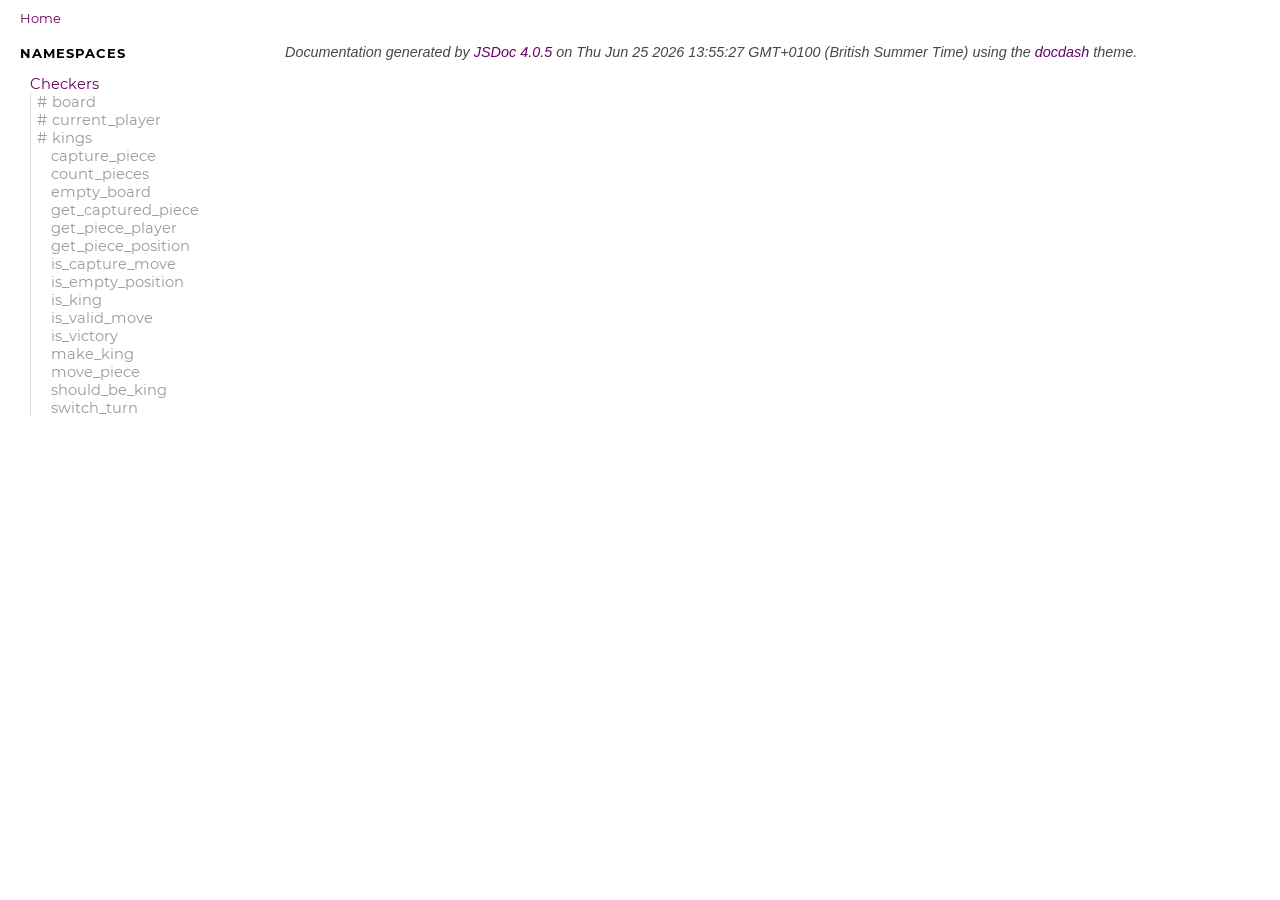
<file: docs/index.html>
<!DOCTYPE html>
<html lang="en">
<head>
    
    <meta charset="utf-8">
    <title>Home - Documentation</title>
    
    
    <script src="scripts/prettify/prettify.js"></script>
    <script src="scripts/prettify/lang-css.js"></script>
    <!--[if lt IE 9]>
      <script src="//html5shiv.googlecode.com/svn/trunk/html5.js"></script>
    <![endif]-->
    <link type="text/css" rel="stylesheet" href="styles/prettify.css">
    <link type="text/css" rel="stylesheet" href="styles/jsdoc.css">
    <script src="scripts/nav.js" defer></script>
    
    <meta name="viewport" content="width=device-width, initial-scale=1.0">
</head>
<body>

<input type="checkbox" id="nav-trigger" class="nav-trigger" />
<label for="nav-trigger" class="navicon-button x">
  <div class="navicon"></div>
</label>

<label for="nav-trigger" class="overlay"></label>

<nav >
    
    
    <h2><a href="index.html">Home</a></h2><h3>Namespaces</h3><ul><li><a href="Checkers.html">Checkers</a><ul class='members'><li data-type='member'><a href="Checkers.html#.board">board</a></li><li data-type='member'><a href="Checkers.html#.current_player">current_player</a></li><li data-type='member'><a href="Checkers.html#.kings">kings</a></li></ul><ul class='methods'><li data-type='method'><a href="Checkers.html#.capture_piece">capture_piece</a></li><li data-type='method'><a href="Checkers.html#.count_pieces">count_pieces</a></li><li data-type='method'><a href="Checkers.html#.empty_board">empty_board</a></li><li data-type='method'><a href="Checkers.html#.get_captured_piece">get_captured_piece</a></li><li data-type='method'><a href="Checkers.html#.get_piece_player">get_piece_player</a></li><li data-type='method'><a href="Checkers.html#.get_piece_position">get_piece_position</a></li><li data-type='method'><a href="Checkers.html#.is_capture_move">is_capture_move</a></li><li data-type='method'><a href="Checkers.html#.is_empty_position">is_empty_position</a></li><li data-type='method'><a href="Checkers.html#.is_king">is_king</a></li><li data-type='method'><a href="Checkers.html#.is_valid_move">is_valid_move</a></li><li data-type='method'><a href="Checkers.html#.is_victory">is_victory</a></li><li data-type='method'><a href="Checkers.html#.make_king">make_king</a></li><li data-type='method'><a href="Checkers.html#.move_piece">move_piece</a></li><li data-type='method'><a href="Checkers.html#.should_be_king">should_be_king</a></li><li data-type='method'><a href="Checkers.html#.switch_turn">switch_turn</a></li></ul></li></ul>
    
</nav>

<div id="main">
    

    



    


    <section class="package">
        <h3> </h3>		
    </section>









    








    
    
</div>

<br class="clear">

<footer>
    Documentation generated by <a href="https://github.com/jsdoc3/jsdoc">JSDoc 4.0.5</a> on Thu Jun 25 2026 13:55:27 GMT+0100 (British Summer Time) using the <a href="https://github.com/clenemt/docdash">docdash</a> theme.
</footer>

<script>prettyPrint();</script>
<script src="scripts/polyfill.js"></script>
<script src="scripts/linenumber.js"></script>



    <link type="text/css" rel="stylesheet" href="custom.css">
    
</body>
</html>
</file>
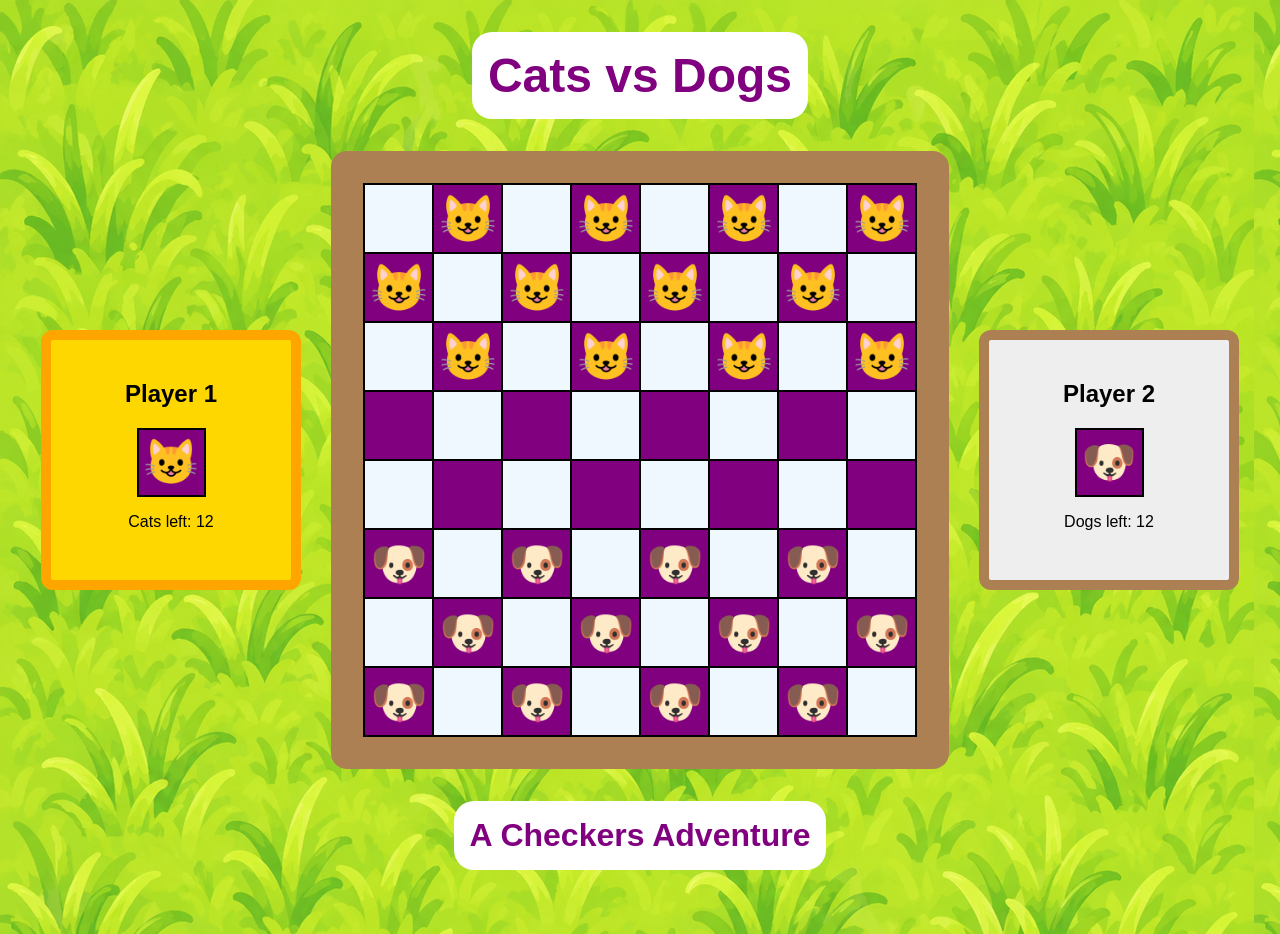
<file: web-app/index.html>
<!doctype html> <!-- This first line tells browsers to expect modern standard html 5 -->
<html lang="en-gb"> <!-- This is indicates the page is written in British English, useful for accessibility -->
<meta charset="utf-8"> <!-- This indicates how the file is encoded. utf-8 is standard -->
<link rel="stylesheet" href="default.css"> <!-- Import style sheet – default.css -->
<link rel="icon" href="./assets/favicon.png"> <!-- Import 'Favorites Icon' – favicon.png -->
<script type="module" src="main.js"></script> <!-- Load the main script. Must be type="module". Have only one of these -->
<title> 😸 vs 🐶 </title> <!-- All pages need a title, this will be displayed in the browser's title bar -->
<meta name="viewport" content="width=device-width" /> <!--page width matches screen width -->

<body>
    <header>
        <h1 class = "title">Cats vs Dogs</h1>
    </header>

    <div class = "game-layout">

        <aside id = "player1" class="player_turn active">
            <h2>Player 1</h2>
            <div class = "catpiece player_icon"></div>
            <p> Cats left: <span id = "cat_count">12</span></p>
        </aside>

        <main class = "game" id="game">
            <table class = "centre">
                <tr>
                    <td class = "emptypiece"></td>
                    <td class = "catpiece" id= "0" tabindex="0"></td>
                    <td class = "emptypiece"></td>
                    <td class = "catpiece" id= "1" tabindex="0"></td>
                    <td class = "emptypiece"></td>
                    <td class = "catpiece" id= "2" tabindex="0"></td>
                    <td class = "emptypiece"></td>
                    <td class = "catpiece" id= "3" tabindex="0"></td>
                </tr>
                <tr>
                    <td class = "catpiece" id= "4" tabindex="0"></td>
                    <td class = "emptypiece"></td>
                    <td class = "catpiece" id= "5" tabindex="0"></td>
                    <td class = "emptypiece"></td>
                    <td class = "catpiece" id= "6 "tabindex="0"></td>
                    <td class = "emptypiece"></td>
                    <td class = "catpiece" id= "7" tabindex="0"></td>
                    <td class = "emptypiece"></td>
                </tr>
                <tr>
                    <td class = "emptypiece"></td>
                    <td class = "catpiece" id= "8" tabindex="0"></td>
                    <td class = "emptypiece"></td>
                    <td class = "catpiece" id= "9" tabindex="0"></td>
                    <td class = "emptypiece"></td>
                    <td class = "catpiece" id= "10" tabindex="0"></td>
                    <td class = "emptypiece"></td>
                    <td class = "catpiece" id= "11" tabindex="0"></td>
                </tr>
                <tr>
                    <td tabindex="0"></td>
                    <td class = "emptypiece"></td>
                    <td tabindex="0"></td>
                    <td class = "emptypiece"></td>
                    <td tabindex="0"></td>
                    <td class = "emptypiece"></td>
                    <td tabindex="0"></td>
                    <td class = "emptypiece"></td>
                <tr>
                    <td class = "emptypiece"></td>
                    <td tabindex="0"></td>
                    <td class = "emptypiece"></td>
                    <td tabindex="0"></td>
                    <td class = "emptypiece"></td>
                    <td tabindex="0"></td>
                    <td class = "emptypiece"></td>
                    <td tabindex="0"></td>
                </tr>
                <tr>
                    <td class = "dogpiece" id= "12" tabindex="0"></td>
                    <td class = "emptypiece"></td>
                    <td class = "dogpiece" id= "13" tabindex="0"></td>
                    <td class = "emptypiece"></td>
                    <td class = "dogpiece" id= "14" tabindex="0"></td>
                    <td class = "emptypiece"></td>
                    <td class = "dogpiece" id= "15" tabindex="0"></td>
                    <td class = "emptypiece"></td>
                </tr>
                <tr>
                    <td class = "emptypiece"></td>
                    <td class = "dogpiece" id= "16" tabindex="0"></td>
                    <td class = "emptypiece"></td>
                    <td class = "dogpiece" id= "17" tabindex="0"></td>
                    <td class = "emptypiece"></td>
                    <td class = "dogpiece" id= "18" tabindex="0"></td>
                    <td class = "emptypiece"></td>
                    <td class = "dogpiece" id= "19" tabindex="0"></td>
                </tr>
                <tr>
                    <td class = "dogpiece" id= "20" tabindex="0"></td>
                    <td class = "emptypiece"></td>
                    <td class = "dogpiece" id= "21" tabindex="0"></td>
                    <td class = "emptypiece"></td>
                    <td class = "dogpiece" id= "22" tabindex="0"></td>
                    <td class = "emptypiece"></td>
                    <td class = "dogpiece" id= "23" tabindex="0"></td>
                    <td class = "emptypiece"></td>
                </tr>
            </table>
        </main>
        <aside id="player2" class="player_turn">
            <h2>Player 2</h2>
            <div class="dogpiece player_icon"></div>
            <p>Dogs left: <span id = "dog_count">12</span></p>
        </aside>
    </div>
    <p id ="result"></p>
    <h3 class = "heading2"> A Checkers Adventure</h3>
    
</body>
</file>
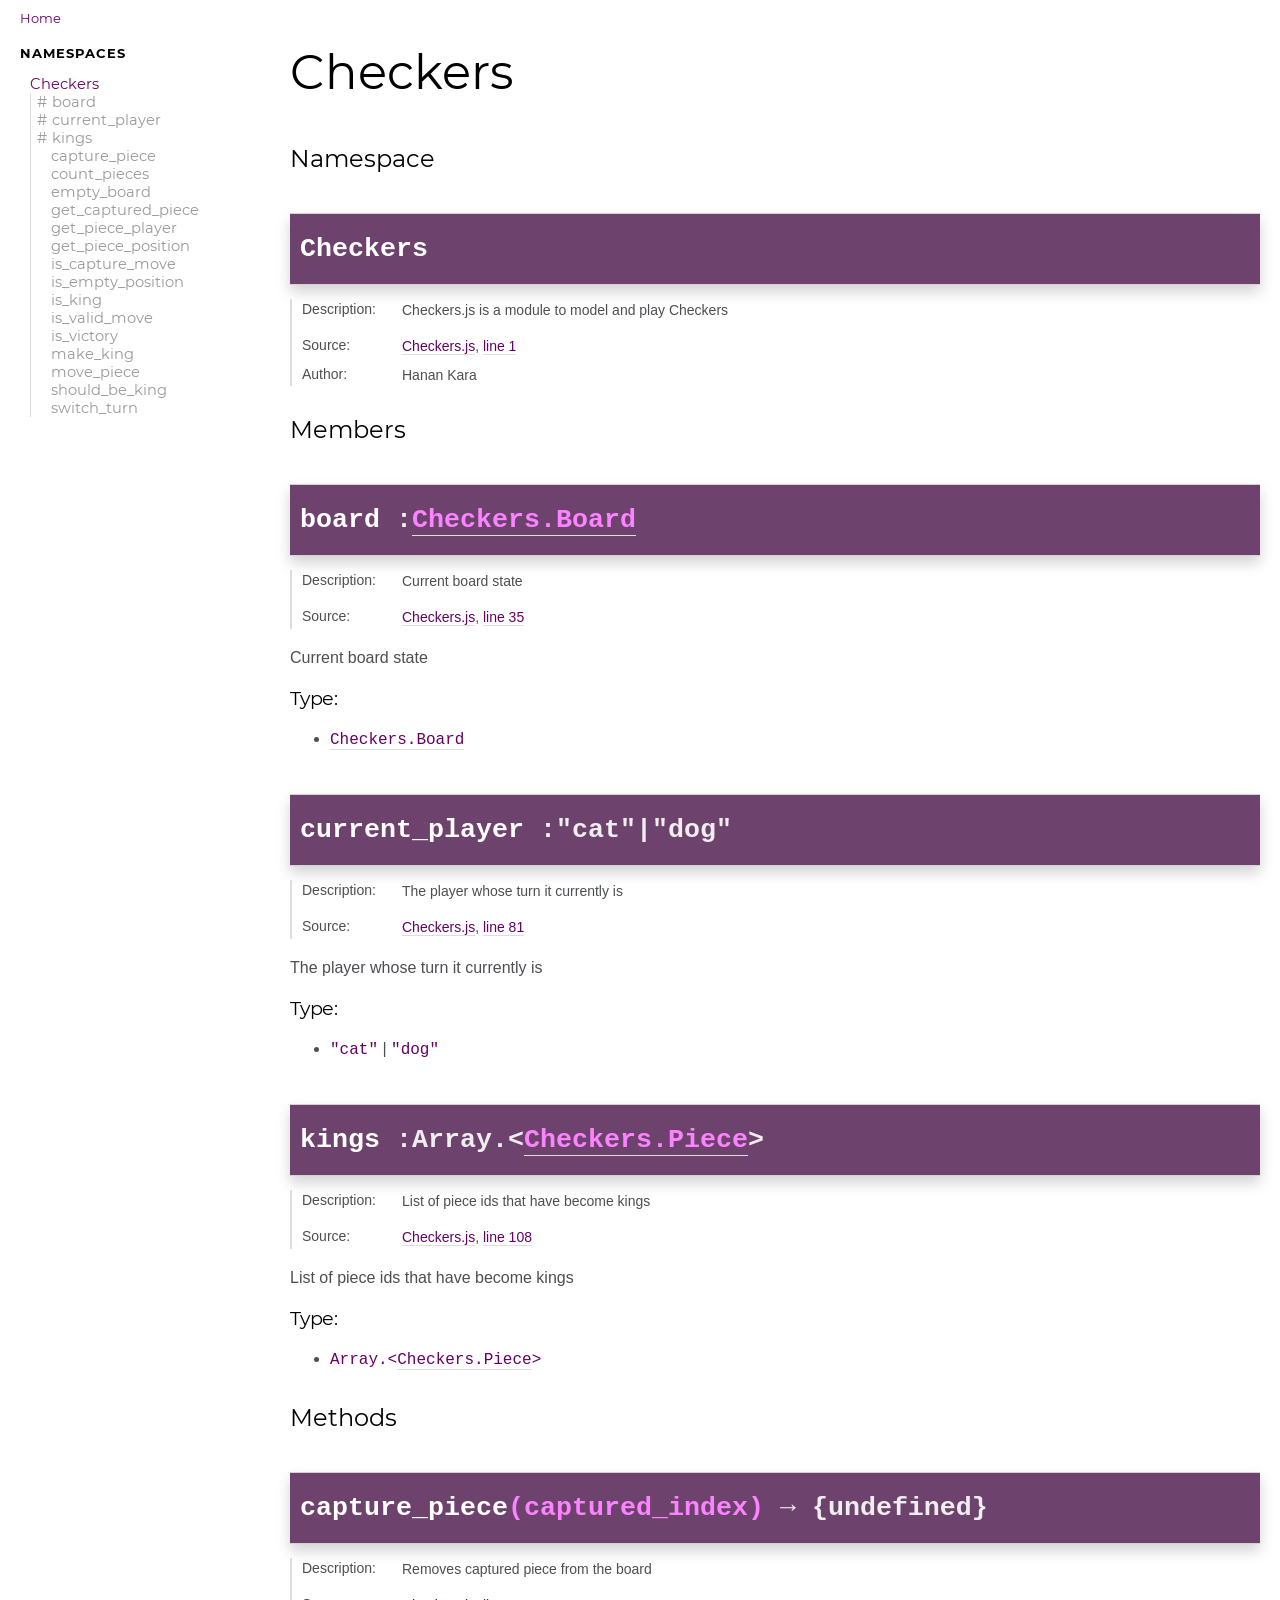
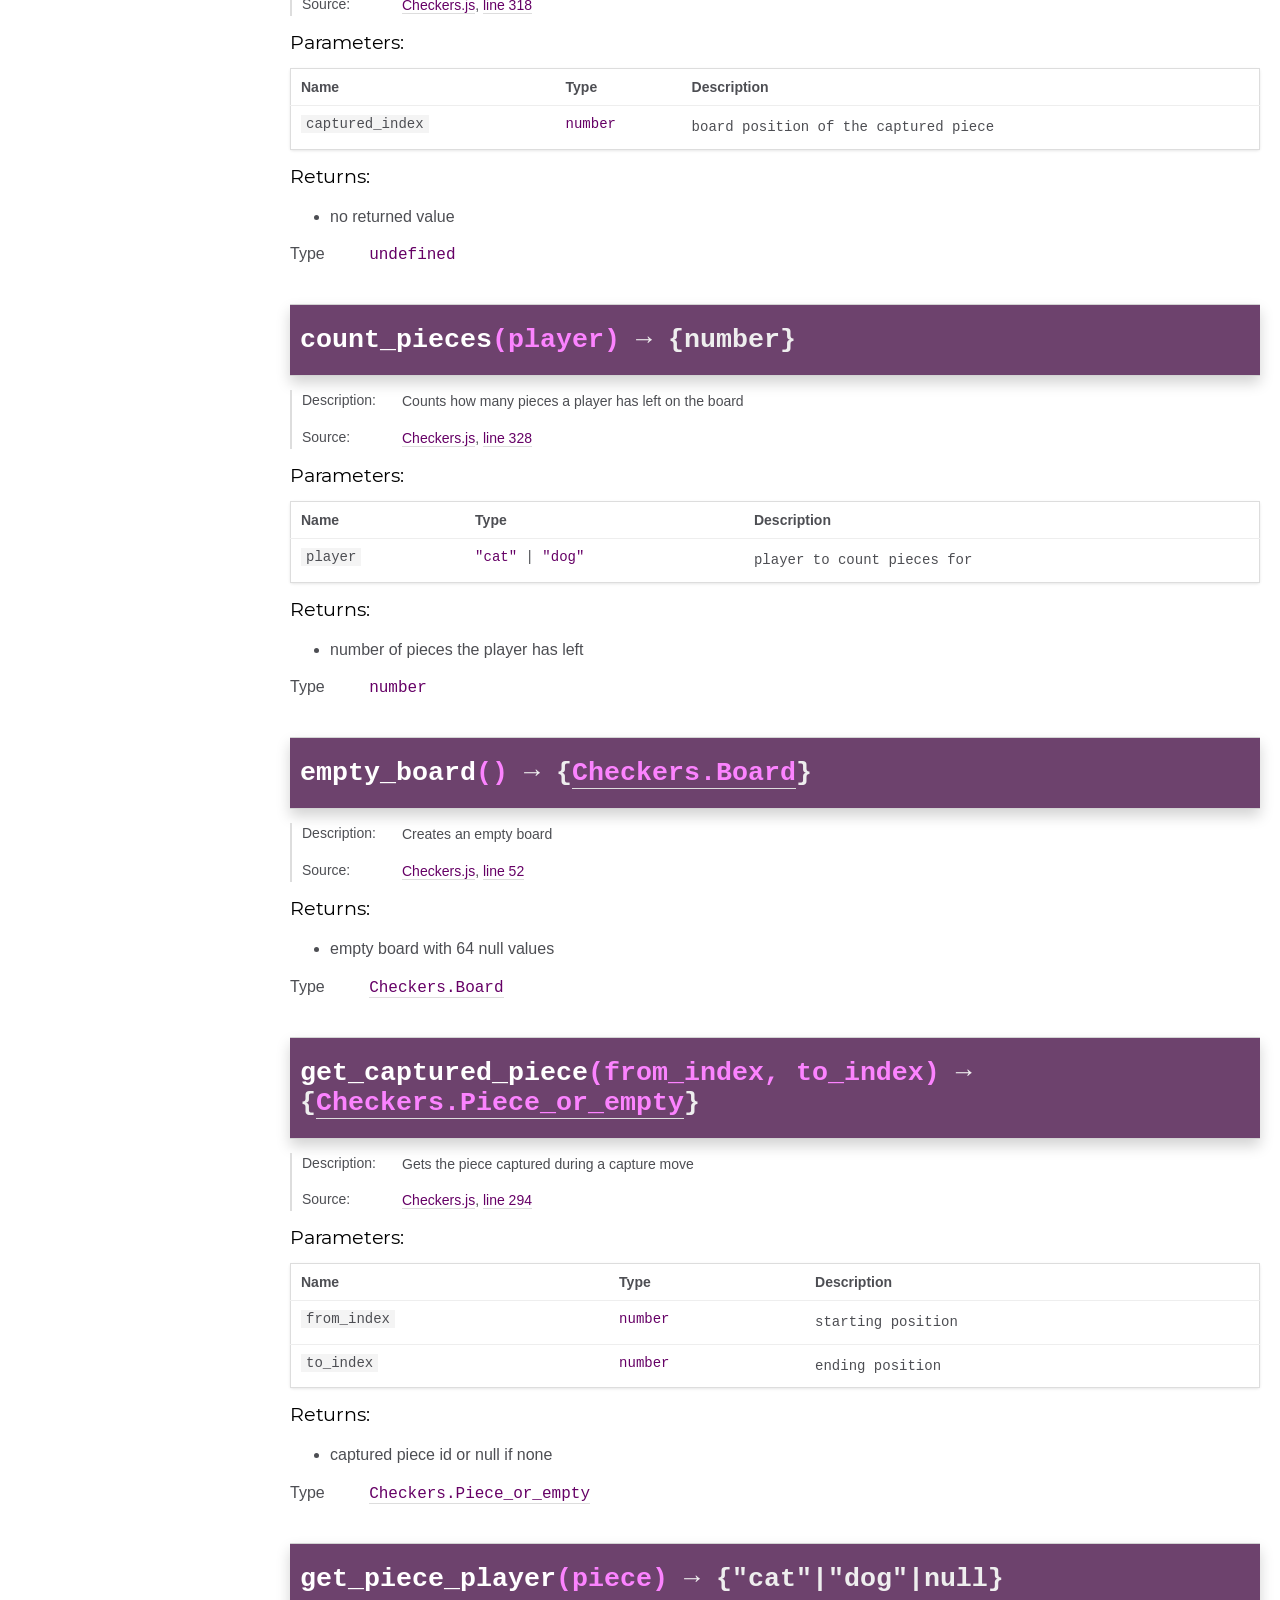
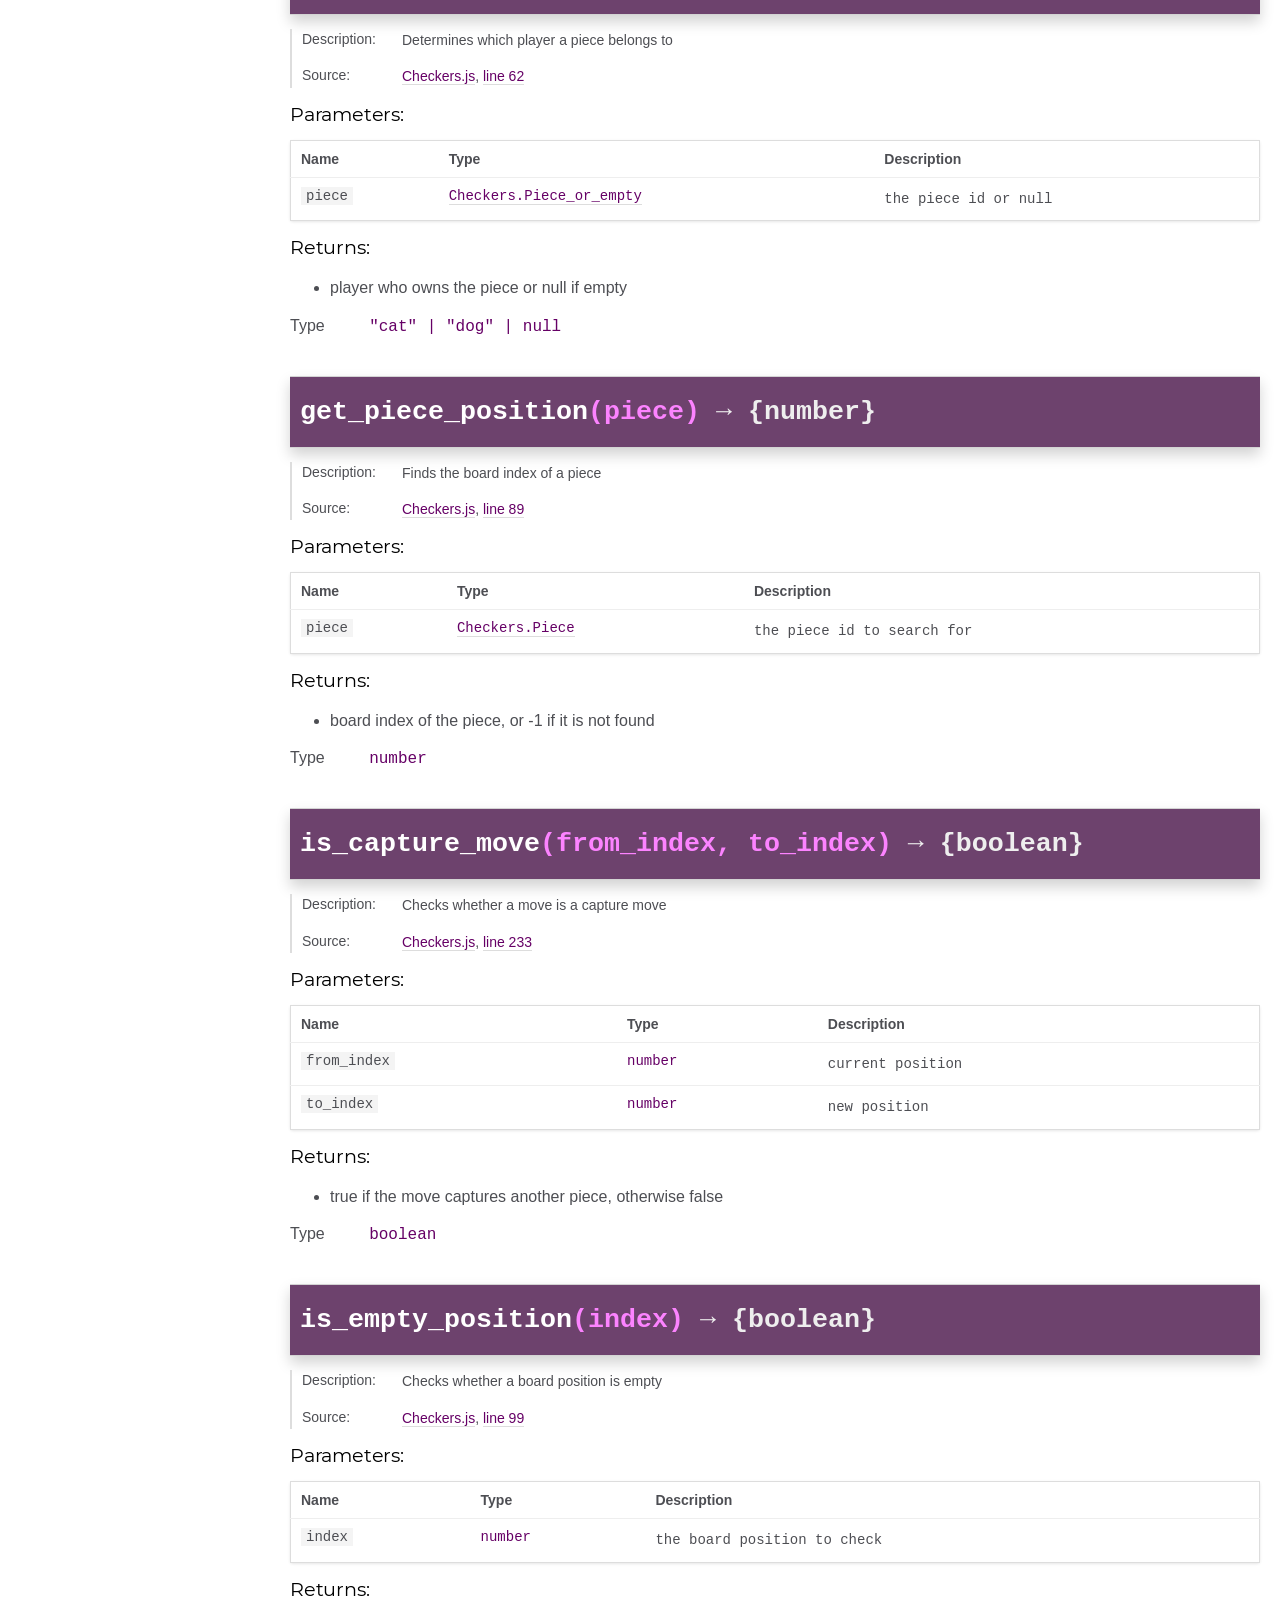
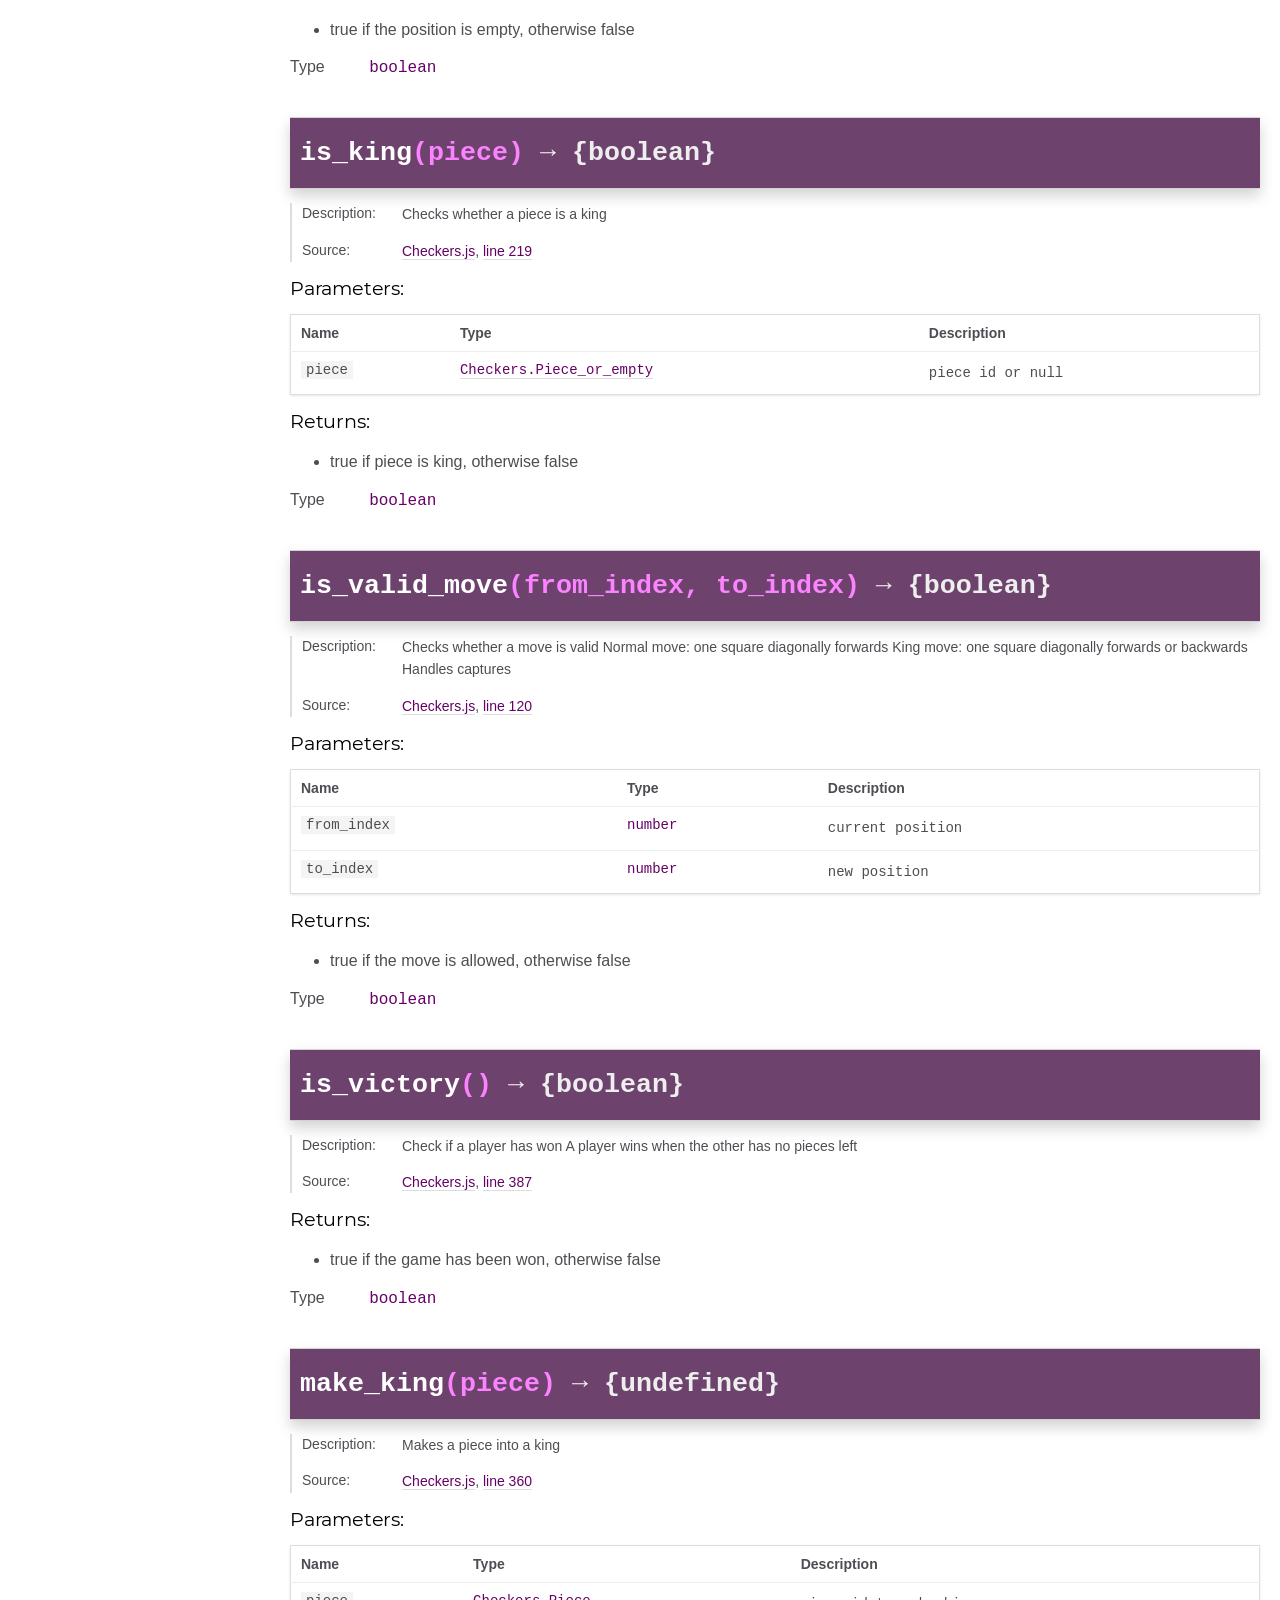
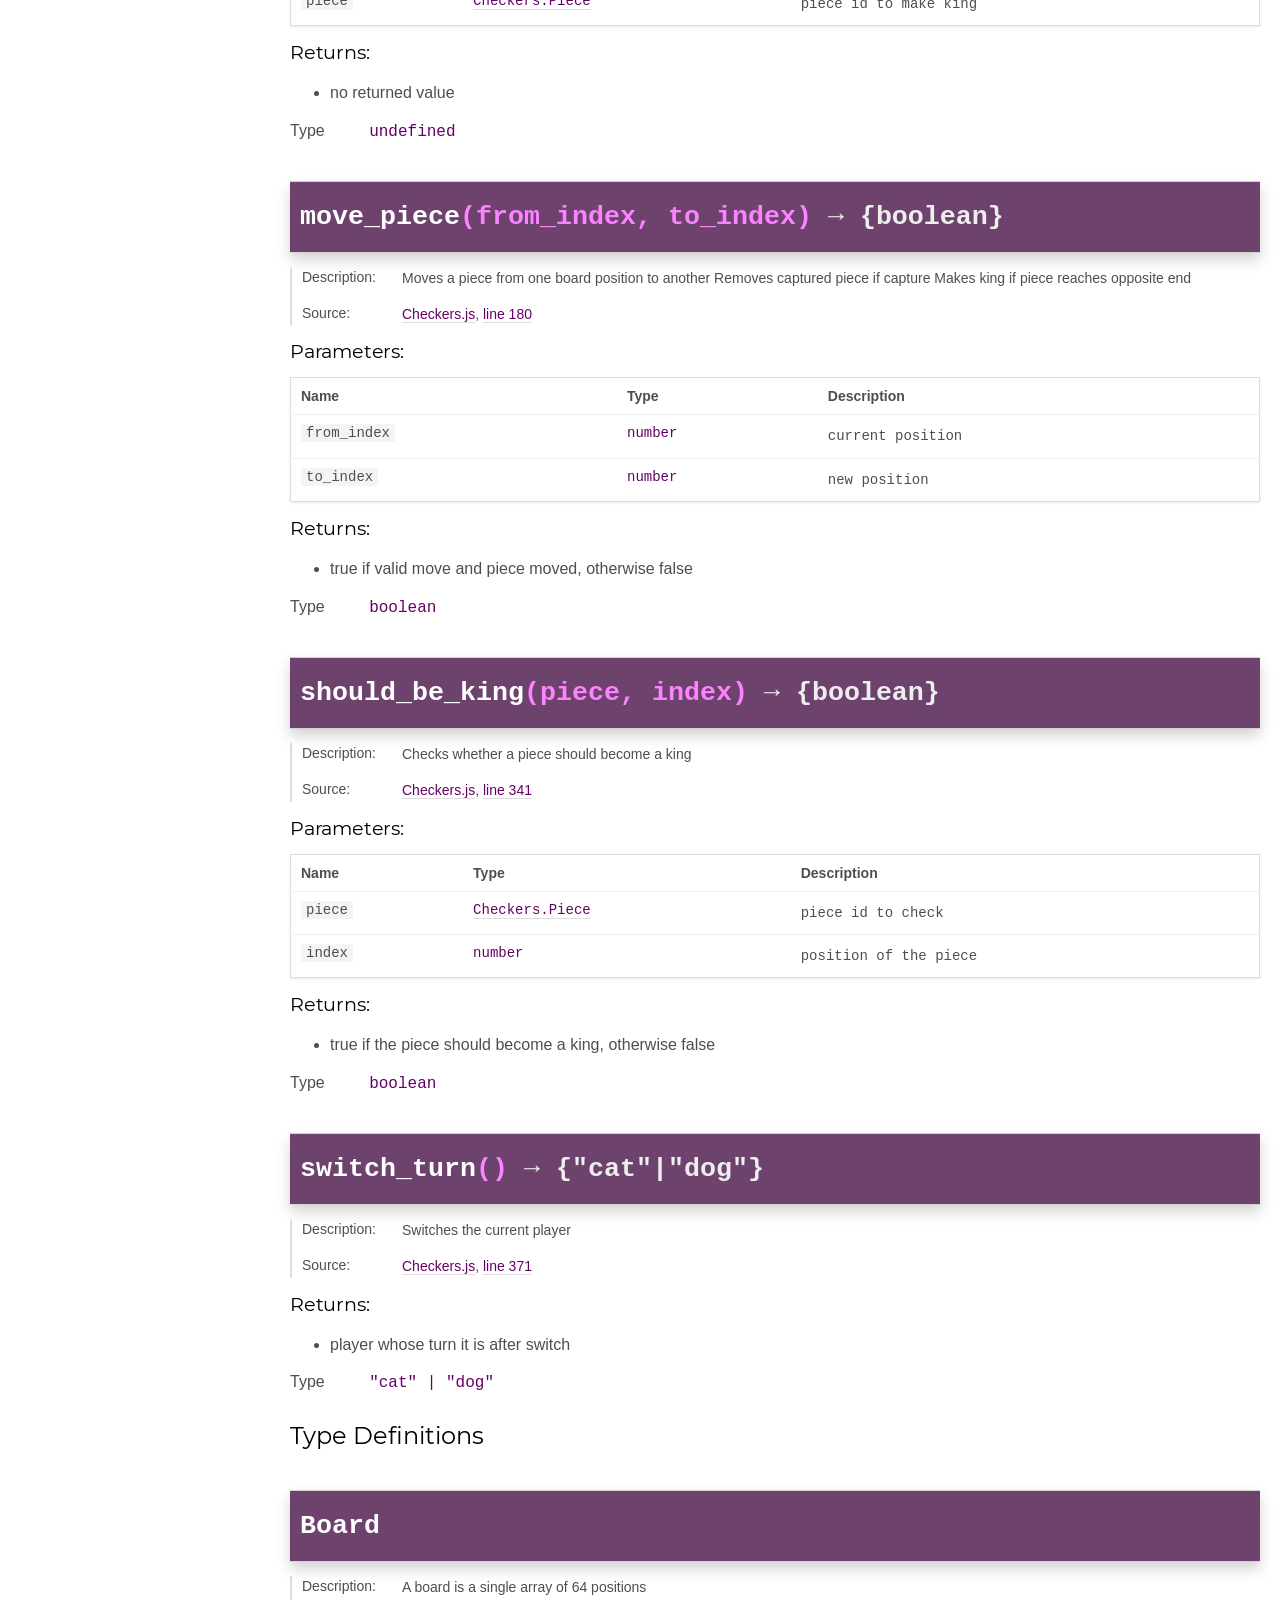
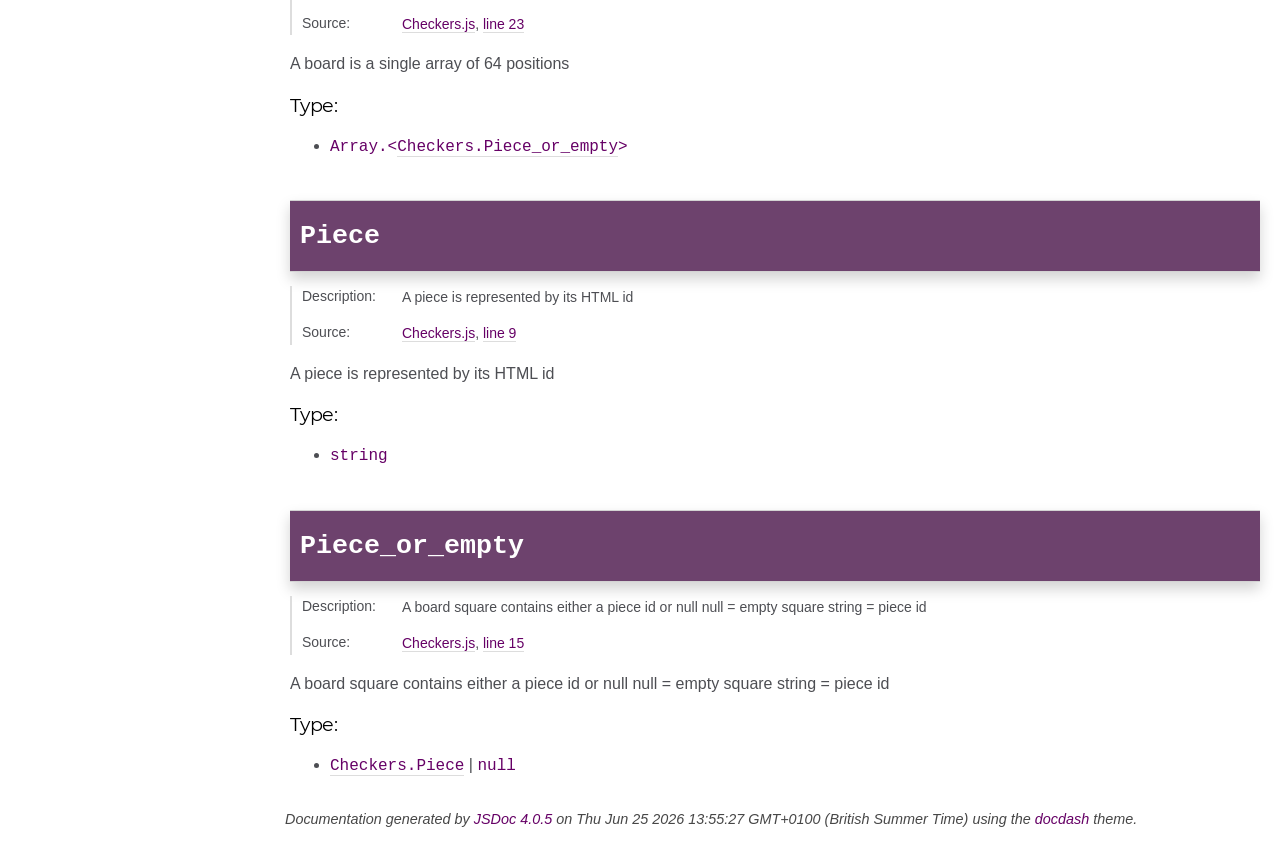
<file: docs/Checkers.html>
<!DOCTYPE html>
<html lang="en">
<head>
    
    <meta charset="utf-8">
    <title>Checkers - Documentation</title>
    
    
    <script src="scripts/prettify/prettify.js"></script>
    <script src="scripts/prettify/lang-css.js"></script>
    <!--[if lt IE 9]>
      <script src="//html5shiv.googlecode.com/svn/trunk/html5.js"></script>
    <![endif]-->
    <link type="text/css" rel="stylesheet" href="styles/prettify.css">
    <link type="text/css" rel="stylesheet" href="styles/jsdoc.css">
    <script src="scripts/nav.js" defer></script>
    
    <meta name="viewport" content="width=device-width, initial-scale=1.0">
</head>
<body>

<input type="checkbox" id="nav-trigger" class="nav-trigger" />
<label for="nav-trigger" class="navicon-button x">
  <div class="navicon"></div>
</label>

<label for="nav-trigger" class="overlay"></label>

<nav >
    
    
    <h2><a href="index.html">Home</a></h2><h3>Namespaces</h3><ul><li><a href="Checkers.html">Checkers</a><ul class='members'><li data-type='member'><a href="Checkers.html#.board">board</a></li><li data-type='member'><a href="Checkers.html#.current_player">current_player</a></li><li data-type='member'><a href="Checkers.html#.kings">kings</a></li></ul><ul class='methods'><li data-type='method'><a href="Checkers.html#.capture_piece">capture_piece</a></li><li data-type='method'><a href="Checkers.html#.count_pieces">count_pieces</a></li><li data-type='method'><a href="Checkers.html#.empty_board">empty_board</a></li><li data-type='method'><a href="Checkers.html#.get_captured_piece">get_captured_piece</a></li><li data-type='method'><a href="Checkers.html#.get_piece_player">get_piece_player</a></li><li data-type='method'><a href="Checkers.html#.get_piece_position">get_piece_position</a></li><li data-type='method'><a href="Checkers.html#.is_capture_move">is_capture_move</a></li><li data-type='method'><a href="Checkers.html#.is_empty_position">is_empty_position</a></li><li data-type='method'><a href="Checkers.html#.is_king">is_king</a></li><li data-type='method'><a href="Checkers.html#.is_valid_move">is_valid_move</a></li><li data-type='method'><a href="Checkers.html#.is_victory">is_victory</a></li><li data-type='method'><a href="Checkers.html#.make_king">make_king</a></li><li data-type='method'><a href="Checkers.html#.move_piece">move_piece</a></li><li data-type='method'><a href="Checkers.html#.should_be_king">should_be_king</a></li><li data-type='method'><a href="Checkers.html#.switch_turn">switch_turn</a></li></ul></li></ul>
    
</nav>

<div id="main">
    
    <h1 class="page-title">Checkers</h1>
    

    




<section>

<header>
    
        <h2>
        
            Namespace
        
        </h2>
        
    
</header>

<article>
    
        <div class="container-overview">
        
            


    

    <h4 class="name" id="Checkers">Checkers</h4>

    




<dl class="details">
    
    <dt class="tag-description">Description:</dt>
    <dd class="tag-description"><ul class="dummy"><li><p>Checkers.js is a module to model and play Checkers</p></li></ul></dd>
    

    
    <dt class="tag-source">Source:</dt>
    <dd class="tag-source"><ul class="dummy"><li>
        <a href="Checkers.js.html">Checkers.js</a>, <a href="Checkers.js.html#line1">line 1</a>
    </li></ul></dd>
    

    

    

    

    

    

    

    

    

    
    <dt class="tag-author">Author:</dt>
    <dd class="tag-author">
        <ul>
            <li>Hanan Kara</li>
        </ul>
    </dd>
    

    

    

    

    

    

    
</dl>






























        
        </div>
    

    

    

    
    
    

     

    

    
        <h3 class="subsection-title">Members</h3>

        
            
<h4 class="name" id=".board"><span class="type-signature type-signature-static">(static) </span>board<span class="type-signature"> :<a href="Checkers.html#.Board">Checkers.Board</a></span></h4>





<dl class="details">
    
    <dt class="tag-description">Description:</dt>
    <dd class="tag-description"><ul class="dummy"><li><p>Current board state</p></li></ul></dd>
    

    
    <dt class="tag-source">Source:</dt>
    <dd class="tag-source"><ul class="dummy"><li>
        <a href="Checkers.js.html">Checkers.js</a>, <a href="Checkers.js.html#line35">line 35</a>
    </li></ul></dd>
    

    

    

    

    

    

    

    

    

    

    

    

    

    

    

    
</dl>





<div class="description usertext">
    <p>Current board state</p>
</div>



    <h5 class="h5-types">Type:</h5>
    <ul>
        <li>
            
<span class="param-type"><a href="Checkers.html#.Board">Checkers.Board</a></span>



        </li>
    </ul>






        
            
<h4 class="name" id=".current_player"><span class="type-signature type-signature-static">(static) </span>current_player<span class="type-signature"> :"cat"|"dog"</span></h4>





<dl class="details">
    
    <dt class="tag-description">Description:</dt>
    <dd class="tag-description"><ul class="dummy"><li><p>The player whose turn it currently is</p></li></ul></dd>
    

    
    <dt class="tag-source">Source:</dt>
    <dd class="tag-source"><ul class="dummy"><li>
        <a href="Checkers.js.html">Checkers.js</a>, <a href="Checkers.js.html#line81">line 81</a>
    </li></ul></dd>
    

    

    

    

    

    

    

    

    

    

    

    

    

    

    

    
</dl>





<div class="description usertext">
    <p>The player whose turn it currently is</p>
</div>



    <h5 class="h5-types">Type:</h5>
    <ul>
        <li>
            
<span class="param-type">"cat"</span>
|

<span class="param-type">"dog"</span>



        </li>
    </ul>






        
            
<h4 class="name" id=".kings"><span class="type-signature type-signature-static">(static) </span>kings<span class="type-signature"> :Array.&lt;<a href="Checkers.html#.Piece">Checkers.Piece</a>></span></h4>





<dl class="details">
    
    <dt class="tag-description">Description:</dt>
    <dd class="tag-description"><ul class="dummy"><li><p>List of piece ids that have become kings</p></li></ul></dd>
    

    
    <dt class="tag-source">Source:</dt>
    <dd class="tag-source"><ul class="dummy"><li>
        <a href="Checkers.js.html">Checkers.js</a>, <a href="Checkers.js.html#line108">line 108</a>
    </li></ul></dd>
    

    

    

    

    

    

    

    

    

    

    

    

    

    

    

    
</dl>





<div class="description usertext">
    <p>List of piece ids that have become kings</p>
</div>



    <h5 class="h5-types">Type:</h5>
    <ul>
        <li>
            
<span class="param-type">Array.&lt;<a href="Checkers.html#.Piece">Checkers.Piece</a>></span>



        </li>
    </ul>






        
    

    
        <h3 class="subsection-title">Methods</h3>

        
            

    

    <h4 class="name" id=".capture_piece"><span class="type-signature type-signature-static">(static) </span>capture_piece<span class="signature">(captured_index)</span><span class="type-signature"> &rarr; {undefined}</span></h4>

    




<dl class="details">
    
    <dt class="tag-description">Description:</dt>
    <dd class="tag-description"><ul class="dummy"><li><p>Removes captured piece from the board</p></li></ul></dd>
    

    
    <dt class="tag-source">Source:</dt>
    <dd class="tag-source"><ul class="dummy"><li>
        <a href="Checkers.js.html">Checkers.js</a>, <a href="Checkers.js.html#line318">line 318</a>
    </li></ul></dd>
    

    

    

    

    

    

    

    

    

    

    

    

    

    

    

    
</dl>













    <h5 class="h5-parameters">Parameters:</h5>
    

<table class="params">
    <thead>
    <tr>
        
        <th>Name</th>
        

        <th>Type</th>

        

        

        <th class="last">Description</th>
    </tr>
    </thead>

    <tbody>
    

        <tr>
            
                <td class="name"><code>captured_index</code></td>
            

            <td class="type">
            
                
<span class="param-type">number</span>



            
            </td>

            

            

            <td class="description last"><p>board position of the captured piece</p></td>
        </tr>

    
    </tbody>
</table>
















<h5 class="h5-returns">Returns:</h5>

        
<div class="param-desc">
    <ul>
<li>no returned value</li>
</ul>
</div>



<dl class="param-type">
    <dt>
        Type
    </dt>
    <dd>
        
<span class="param-type">undefined</span>



    </dd>
</dl>

    



        
            

    

    <h4 class="name" id=".count_pieces"><span class="type-signature type-signature-static">(static) </span>count_pieces<span class="signature">(player)</span><span class="type-signature"> &rarr; {number}</span></h4>

    




<dl class="details">
    
    <dt class="tag-description">Description:</dt>
    <dd class="tag-description"><ul class="dummy"><li><p>Counts how many pieces a player has left on the board</p></li></ul></dd>
    

    
    <dt class="tag-source">Source:</dt>
    <dd class="tag-source"><ul class="dummy"><li>
        <a href="Checkers.js.html">Checkers.js</a>, <a href="Checkers.js.html#line328">line 328</a>
    </li></ul></dd>
    

    

    

    

    

    

    

    

    

    

    

    

    

    

    

    
</dl>













    <h5 class="h5-parameters">Parameters:</h5>
    

<table class="params">
    <thead>
    <tr>
        
        <th>Name</th>
        

        <th>Type</th>

        

        

        <th class="last">Description</th>
    </tr>
    </thead>

    <tbody>
    

        <tr>
            
                <td class="name"><code>player</code></td>
            

            <td class="type">
            
                
<span class="param-type">"cat"</span>
|

<span class="param-type">"dog"</span>



            
            </td>

            

            

            <td class="description last"><p>player to count pieces for</p></td>
        </tr>

    
    </tbody>
</table>
















<h5 class="h5-returns">Returns:</h5>

        
<div class="param-desc">
    <ul>
<li>number of pieces the player has left</li>
</ul>
</div>



<dl class="param-type">
    <dt>
        Type
    </dt>
    <dd>
        
<span class="param-type">number</span>



    </dd>
</dl>

    



        
            

    

    <h4 class="name" id=".empty_board"><span class="type-signature type-signature-static">(static) </span>empty_board<span class="signature">()</span><span class="type-signature"> &rarr; {<a href="Checkers.html#.Board">Checkers.Board</a>}</span></h4>

    




<dl class="details">
    
    <dt class="tag-description">Description:</dt>
    <dd class="tag-description"><ul class="dummy"><li><p>Creates an empty board</p></li></ul></dd>
    

    
    <dt class="tag-source">Source:</dt>
    <dd class="tag-source"><ul class="dummy"><li>
        <a href="Checkers.js.html">Checkers.js</a>, <a href="Checkers.js.html#line52">line 52</a>
    </li></ul></dd>
    

    

    

    

    

    

    

    

    

    

    

    

    

    

    

    
</dl>



























<h5 class="h5-returns">Returns:</h5>

        
<div class="param-desc">
    <ul>
<li>empty board with 64 null values</li>
</ul>
</div>



<dl class="param-type">
    <dt>
        Type
    </dt>
    <dd>
        
<span class="param-type"><a href="Checkers.html#.Board">Checkers.Board</a></span>



    </dd>
</dl>

    



        
            

    

    <h4 class="name" id=".get_captured_piece"><span class="type-signature type-signature-static">(static) </span>get_captured_piece<span class="signature">(from_index, to_index)</span><span class="type-signature"> &rarr; {<a href="Checkers.html#.Piece_or_empty">Checkers.Piece_or_empty</a>}</span></h4>

    




<dl class="details">
    
    <dt class="tag-description">Description:</dt>
    <dd class="tag-description"><ul class="dummy"><li><p>Gets the piece captured during a capture move</p></li></ul></dd>
    

    
    <dt class="tag-source">Source:</dt>
    <dd class="tag-source"><ul class="dummy"><li>
        <a href="Checkers.js.html">Checkers.js</a>, <a href="Checkers.js.html#line294">line 294</a>
    </li></ul></dd>
    

    

    

    

    

    

    

    

    

    

    

    

    

    

    

    
</dl>













    <h5 class="h5-parameters">Parameters:</h5>
    

<table class="params">
    <thead>
    <tr>
        
        <th>Name</th>
        

        <th>Type</th>

        

        

        <th class="last">Description</th>
    </tr>
    </thead>

    <tbody>
    

        <tr>
            
                <td class="name"><code>from_index</code></td>
            

            <td class="type">
            
                
<span class="param-type">number</span>



            
            </td>

            

            

            <td class="description last"><p>starting position</p></td>
        </tr>

    

        <tr>
            
                <td class="name"><code>to_index</code></td>
            

            <td class="type">
            
                
<span class="param-type">number</span>



            
            </td>

            

            

            <td class="description last"><p>ending position</p></td>
        </tr>

    
    </tbody>
</table>
















<h5 class="h5-returns">Returns:</h5>

        
<div class="param-desc">
    <ul>
<li>captured piece id or null if none</li>
</ul>
</div>



<dl class="param-type">
    <dt>
        Type
    </dt>
    <dd>
        
<span class="param-type"><a href="Checkers.html#.Piece_or_empty">Checkers.Piece_or_empty</a></span>



    </dd>
</dl>

    



        
            

    

    <h4 class="name" id=".get_piece_player"><span class="type-signature type-signature-static">(static) </span>get_piece_player<span class="signature">(piece)</span><span class="type-signature"> &rarr; {"cat"|"dog"|null}</span></h4>

    




<dl class="details">
    
    <dt class="tag-description">Description:</dt>
    <dd class="tag-description"><ul class="dummy"><li><p>Determines which player a piece belongs to</p></li></ul></dd>
    

    
    <dt class="tag-source">Source:</dt>
    <dd class="tag-source"><ul class="dummy"><li>
        <a href="Checkers.js.html">Checkers.js</a>, <a href="Checkers.js.html#line62">line 62</a>
    </li></ul></dd>
    

    

    

    

    

    

    

    

    

    

    

    

    

    

    

    
</dl>













    <h5 class="h5-parameters">Parameters:</h5>
    

<table class="params">
    <thead>
    <tr>
        
        <th>Name</th>
        

        <th>Type</th>

        

        

        <th class="last">Description</th>
    </tr>
    </thead>

    <tbody>
    

        <tr>
            
                <td class="name"><code>piece</code></td>
            

            <td class="type">
            
                
<span class="param-type"><a href="Checkers.html#.Piece_or_empty">Checkers.Piece_or_empty</a></span>



            
            </td>

            

            

            <td class="description last"><p>the piece id or null</p></td>
        </tr>

    
    </tbody>
</table>
















<h5 class="h5-returns">Returns:</h5>

        
<div class="param-desc">
    <ul>
<li>player who owns the piece or null if empty</li>
</ul>
</div>



<dl class="param-type">
    <dt>
        Type
    </dt>
    <dd>
        
<span class="param-type">"cat"</span>
|

<span class="param-type">"dog"</span>
|

<span class="param-type">null</span>



    </dd>
</dl>

    



        
            

    

    <h4 class="name" id=".get_piece_position"><span class="type-signature type-signature-static">(static) </span>get_piece_position<span class="signature">(piece)</span><span class="type-signature"> &rarr; {number}</span></h4>

    




<dl class="details">
    
    <dt class="tag-description">Description:</dt>
    <dd class="tag-description"><ul class="dummy"><li><p>Finds the board index of a piece</p></li></ul></dd>
    

    
    <dt class="tag-source">Source:</dt>
    <dd class="tag-source"><ul class="dummy"><li>
        <a href="Checkers.js.html">Checkers.js</a>, <a href="Checkers.js.html#line89">line 89</a>
    </li></ul></dd>
    

    

    

    

    

    

    

    

    

    

    

    

    

    

    

    
</dl>













    <h5 class="h5-parameters">Parameters:</h5>
    

<table class="params">
    <thead>
    <tr>
        
        <th>Name</th>
        

        <th>Type</th>

        

        

        <th class="last">Description</th>
    </tr>
    </thead>

    <tbody>
    

        <tr>
            
                <td class="name"><code>piece</code></td>
            

            <td class="type">
            
                
<span class="param-type"><a href="Checkers.html#.Piece">Checkers.Piece</a></span>



            
            </td>

            

            

            <td class="description last"><p>the piece id to search for</p></td>
        </tr>

    
    </tbody>
</table>
















<h5 class="h5-returns">Returns:</h5>

        
<div class="param-desc">
    <ul>
<li>board index of the piece, or -1 if it is not found</li>
</ul>
</div>



<dl class="param-type">
    <dt>
        Type
    </dt>
    <dd>
        
<span class="param-type">number</span>



    </dd>
</dl>

    



        
            

    

    <h4 class="name" id=".is_capture_move"><span class="type-signature type-signature-static">(static) </span>is_capture_move<span class="signature">(from_index, to_index)</span><span class="type-signature"> &rarr; {boolean}</span></h4>

    




<dl class="details">
    
    <dt class="tag-description">Description:</dt>
    <dd class="tag-description"><ul class="dummy"><li><p>Checks whether a move is a capture move</p></li></ul></dd>
    

    
    <dt class="tag-source">Source:</dt>
    <dd class="tag-source"><ul class="dummy"><li>
        <a href="Checkers.js.html">Checkers.js</a>, <a href="Checkers.js.html#line233">line 233</a>
    </li></ul></dd>
    

    

    

    

    

    

    

    

    

    

    

    

    

    

    

    
</dl>













    <h5 class="h5-parameters">Parameters:</h5>
    

<table class="params">
    <thead>
    <tr>
        
        <th>Name</th>
        

        <th>Type</th>

        

        

        <th class="last">Description</th>
    </tr>
    </thead>

    <tbody>
    

        <tr>
            
                <td class="name"><code>from_index</code></td>
            

            <td class="type">
            
                
<span class="param-type">number</span>



            
            </td>

            

            

            <td class="description last"><p>current position</p></td>
        </tr>

    

        <tr>
            
                <td class="name"><code>to_index</code></td>
            

            <td class="type">
            
                
<span class="param-type">number</span>



            
            </td>

            

            

            <td class="description last"><p>new position</p></td>
        </tr>

    
    </tbody>
</table>
















<h5 class="h5-returns">Returns:</h5>

        
<div class="param-desc">
    <ul>
<li>true if the move captures another piece, otherwise false</li>
</ul>
</div>



<dl class="param-type">
    <dt>
        Type
    </dt>
    <dd>
        
<span class="param-type">boolean</span>



    </dd>
</dl>

    



        
            

    

    <h4 class="name" id=".is_empty_position"><span class="type-signature type-signature-static">(static) </span>is_empty_position<span class="signature">(index)</span><span class="type-signature"> &rarr; {boolean}</span></h4>

    




<dl class="details">
    
    <dt class="tag-description">Description:</dt>
    <dd class="tag-description"><ul class="dummy"><li><p>Checks whether a board position is empty</p></li></ul></dd>
    

    
    <dt class="tag-source">Source:</dt>
    <dd class="tag-source"><ul class="dummy"><li>
        <a href="Checkers.js.html">Checkers.js</a>, <a href="Checkers.js.html#line99">line 99</a>
    </li></ul></dd>
    

    

    

    

    

    

    

    

    

    

    

    

    

    

    

    
</dl>













    <h5 class="h5-parameters">Parameters:</h5>
    

<table class="params">
    <thead>
    <tr>
        
        <th>Name</th>
        

        <th>Type</th>

        

        

        <th class="last">Description</th>
    </tr>
    </thead>

    <tbody>
    

        <tr>
            
                <td class="name"><code>index</code></td>
            

            <td class="type">
            
                
<span class="param-type">number</span>



            
            </td>

            

            

            <td class="description last"><p>the board position to check</p></td>
        </tr>

    
    </tbody>
</table>
















<h5 class="h5-returns">Returns:</h5>

        
<div class="param-desc">
    <ul>
<li>true if the position is empty, otherwise false</li>
</ul>
</div>



<dl class="param-type">
    <dt>
        Type
    </dt>
    <dd>
        
<span class="param-type">boolean</span>



    </dd>
</dl>

    



        
            

    

    <h4 class="name" id=".is_king"><span class="type-signature type-signature-static">(static) </span>is_king<span class="signature">(piece)</span><span class="type-signature"> &rarr; {boolean}</span></h4>

    




<dl class="details">
    
    <dt class="tag-description">Description:</dt>
    <dd class="tag-description"><ul class="dummy"><li><p>Checks whether a piece is a king</p></li></ul></dd>
    

    
    <dt class="tag-source">Source:</dt>
    <dd class="tag-source"><ul class="dummy"><li>
        <a href="Checkers.js.html">Checkers.js</a>, <a href="Checkers.js.html#line219">line 219</a>
    </li></ul></dd>
    

    

    

    

    

    

    

    

    

    

    

    

    

    

    

    
</dl>













    <h5 class="h5-parameters">Parameters:</h5>
    

<table class="params">
    <thead>
    <tr>
        
        <th>Name</th>
        

        <th>Type</th>

        

        

        <th class="last">Description</th>
    </tr>
    </thead>

    <tbody>
    

        <tr>
            
                <td class="name"><code>piece</code></td>
            

            <td class="type">
            
                
<span class="param-type"><a href="Checkers.html#.Piece_or_empty">Checkers.Piece_or_empty</a></span>



            
            </td>

            

            

            <td class="description last"><p>piece id or null</p></td>
        </tr>

    
    </tbody>
</table>
















<h5 class="h5-returns">Returns:</h5>

        
<div class="param-desc">
    <ul>
<li>true if piece is king, otherwise false</li>
</ul>
</div>



<dl class="param-type">
    <dt>
        Type
    </dt>
    <dd>
        
<span class="param-type">boolean</span>



    </dd>
</dl>

    



        
            

    

    <h4 class="name" id=".is_valid_move"><span class="type-signature type-signature-static">(static) </span>is_valid_move<span class="signature">(from_index, to_index)</span><span class="type-signature"> &rarr; {boolean}</span></h4>

    




<dl class="details">
    
    <dt class="tag-description">Description:</dt>
    <dd class="tag-description"><ul class="dummy"><li><p>Checks whether a move is valid
Normal move: one square diagonally forwards
King move: one square diagonally forwards or backwards
Handles captures</p></li></ul></dd>
    

    
    <dt class="tag-source">Source:</dt>
    <dd class="tag-source"><ul class="dummy"><li>
        <a href="Checkers.js.html">Checkers.js</a>, <a href="Checkers.js.html#line120">line 120</a>
    </li></ul></dd>
    

    

    

    

    

    

    

    

    

    

    

    

    

    

    

    
</dl>













    <h5 class="h5-parameters">Parameters:</h5>
    

<table class="params">
    <thead>
    <tr>
        
        <th>Name</th>
        

        <th>Type</th>

        

        

        <th class="last">Description</th>
    </tr>
    </thead>

    <tbody>
    

        <tr>
            
                <td class="name"><code>from_index</code></td>
            

            <td class="type">
            
                
<span class="param-type">number</span>



            
            </td>

            

            

            <td class="description last"><p>current position</p></td>
        </tr>

    

        <tr>
            
                <td class="name"><code>to_index</code></td>
            

            <td class="type">
            
                
<span class="param-type">number</span>



            
            </td>

            

            

            <td class="description last"><p>new position</p></td>
        </tr>

    
    </tbody>
</table>
















<h5 class="h5-returns">Returns:</h5>

        
<div class="param-desc">
    <ul>
<li>true if the move is allowed, otherwise false</li>
</ul>
</div>



<dl class="param-type">
    <dt>
        Type
    </dt>
    <dd>
        
<span class="param-type">boolean</span>



    </dd>
</dl>

    



        
            

    

    <h4 class="name" id=".is_victory"><span class="type-signature type-signature-static">(static) </span>is_victory<span class="signature">()</span><span class="type-signature"> &rarr; {boolean}</span></h4>

    




<dl class="details">
    
    <dt class="tag-description">Description:</dt>
    <dd class="tag-description"><ul class="dummy"><li><p>Check if a player has won
A player wins when the other has no pieces left</p></li></ul></dd>
    

    
    <dt class="tag-source">Source:</dt>
    <dd class="tag-source"><ul class="dummy"><li>
        <a href="Checkers.js.html">Checkers.js</a>, <a href="Checkers.js.html#line387">line 387</a>
    </li></ul></dd>
    

    

    

    

    

    

    

    

    

    

    

    

    

    

    

    
</dl>



























<h5 class="h5-returns">Returns:</h5>

        
<div class="param-desc">
    <ul>
<li>true if the game has been won, otherwise false</li>
</ul>
</div>



<dl class="param-type">
    <dt>
        Type
    </dt>
    <dd>
        
<span class="param-type">boolean</span>



    </dd>
</dl>

    



        
            

    

    <h4 class="name" id=".make_king"><span class="type-signature type-signature-static">(static) </span>make_king<span class="signature">(piece)</span><span class="type-signature"> &rarr; {undefined}</span></h4>

    




<dl class="details">
    
    <dt class="tag-description">Description:</dt>
    <dd class="tag-description"><ul class="dummy"><li><p>Makes a piece into a king</p></li></ul></dd>
    

    
    <dt class="tag-source">Source:</dt>
    <dd class="tag-source"><ul class="dummy"><li>
        <a href="Checkers.js.html">Checkers.js</a>, <a href="Checkers.js.html#line360">line 360</a>
    </li></ul></dd>
    

    

    

    

    

    

    

    

    

    

    

    

    

    

    

    
</dl>













    <h5 class="h5-parameters">Parameters:</h5>
    

<table class="params">
    <thead>
    <tr>
        
        <th>Name</th>
        

        <th>Type</th>

        

        

        <th class="last">Description</th>
    </tr>
    </thead>

    <tbody>
    

        <tr>
            
                <td class="name"><code>piece</code></td>
            

            <td class="type">
            
                
<span class="param-type"><a href="Checkers.html#.Piece">Checkers.Piece</a></span>



            
            </td>

            

            

            <td class="description last"><p>piece id to make king</p></td>
        </tr>

    
    </tbody>
</table>
















<h5 class="h5-returns">Returns:</h5>

        
<div class="param-desc">
    <ul>
<li>no returned value</li>
</ul>
</div>



<dl class="param-type">
    <dt>
        Type
    </dt>
    <dd>
        
<span class="param-type">undefined</span>



    </dd>
</dl>

    



        
            

    

    <h4 class="name" id=".move_piece"><span class="type-signature type-signature-static">(static) </span>move_piece<span class="signature">(from_index, to_index)</span><span class="type-signature"> &rarr; {boolean}</span></h4>

    




<dl class="details">
    
    <dt class="tag-description">Description:</dt>
    <dd class="tag-description"><ul class="dummy"><li><p>Moves a piece from one board position to another
Removes captured piece if capture
Makes king if piece reaches opposite end</p></li></ul></dd>
    

    
    <dt class="tag-source">Source:</dt>
    <dd class="tag-source"><ul class="dummy"><li>
        <a href="Checkers.js.html">Checkers.js</a>, <a href="Checkers.js.html#line180">line 180</a>
    </li></ul></dd>
    

    

    

    

    

    

    

    

    

    

    

    

    

    

    

    
</dl>













    <h5 class="h5-parameters">Parameters:</h5>
    

<table class="params">
    <thead>
    <tr>
        
        <th>Name</th>
        

        <th>Type</th>

        

        

        <th class="last">Description</th>
    </tr>
    </thead>

    <tbody>
    

        <tr>
            
                <td class="name"><code>from_index</code></td>
            

            <td class="type">
            
                
<span class="param-type">number</span>



            
            </td>

            

            

            <td class="description last"><p>current position</p></td>
        </tr>

    

        <tr>
            
                <td class="name"><code>to_index</code></td>
            

            <td class="type">
            
                
<span class="param-type">number</span>



            
            </td>

            

            

            <td class="description last"><p>new position</p></td>
        </tr>

    
    </tbody>
</table>
















<h5 class="h5-returns">Returns:</h5>

        
<div class="param-desc">
    <ul>
<li>true if valid move and piece moved, otherwise false</li>
</ul>
</div>



<dl class="param-type">
    <dt>
        Type
    </dt>
    <dd>
        
<span class="param-type">boolean</span>



    </dd>
</dl>

    



        
            

    

    <h4 class="name" id=".should_be_king"><span class="type-signature type-signature-static">(static) </span>should_be_king<span class="signature">(piece, index)</span><span class="type-signature"> &rarr; {boolean}</span></h4>

    




<dl class="details">
    
    <dt class="tag-description">Description:</dt>
    <dd class="tag-description"><ul class="dummy"><li><p>Checks whether a piece should become a king</p></li></ul></dd>
    

    
    <dt class="tag-source">Source:</dt>
    <dd class="tag-source"><ul class="dummy"><li>
        <a href="Checkers.js.html">Checkers.js</a>, <a href="Checkers.js.html#line341">line 341</a>
    </li></ul></dd>
    

    

    

    

    

    

    

    

    

    

    

    

    

    

    

    
</dl>













    <h5 class="h5-parameters">Parameters:</h5>
    

<table class="params">
    <thead>
    <tr>
        
        <th>Name</th>
        

        <th>Type</th>

        

        

        <th class="last">Description</th>
    </tr>
    </thead>

    <tbody>
    

        <tr>
            
                <td class="name"><code>piece</code></td>
            

            <td class="type">
            
                
<span class="param-type"><a href="Checkers.html#.Piece">Checkers.Piece</a></span>



            
            </td>

            

            

            <td class="description last"><p>piece id to check</p></td>
        </tr>

    

        <tr>
            
                <td class="name"><code>index</code></td>
            

            <td class="type">
            
                
<span class="param-type">number</span>



            
            </td>

            

            

            <td class="description last"><p>position of the piece</p></td>
        </tr>

    
    </tbody>
</table>
















<h5 class="h5-returns">Returns:</h5>

        
<div class="param-desc">
    <ul>
<li>true if the piece should become a king, otherwise false</li>
</ul>
</div>



<dl class="param-type">
    <dt>
        Type
    </dt>
    <dd>
        
<span class="param-type">boolean</span>



    </dd>
</dl>

    



        
            

    

    <h4 class="name" id=".switch_turn"><span class="type-signature type-signature-static">(static) </span>switch_turn<span class="signature">()</span><span class="type-signature"> &rarr; {"cat"|"dog"}</span></h4>

    




<dl class="details">
    
    <dt class="tag-description">Description:</dt>
    <dd class="tag-description"><ul class="dummy"><li><p>Switches the current player</p></li></ul></dd>
    

    
    <dt class="tag-source">Source:</dt>
    <dd class="tag-source"><ul class="dummy"><li>
        <a href="Checkers.js.html">Checkers.js</a>, <a href="Checkers.js.html#line371">line 371</a>
    </li></ul></dd>
    

    

    

    

    

    

    

    

    

    

    

    

    

    

    

    
</dl>



























<h5 class="h5-returns">Returns:</h5>

        
<div class="param-desc">
    <ul>
<li>player whose turn it is after switch</li>
</ul>
</div>



<dl class="param-type">
    <dt>
        Type
    </dt>
    <dd>
        
<span class="param-type">"cat"</span>
|

<span class="param-type">"dog"</span>



    </dd>
</dl>

    



        
    

    
        <h3 class="subsection-title">Type Definitions</h3>

        
                
<h4 class="name" id=".Board">Board</h4>





<dl class="details">
    
    <dt class="tag-description">Description:</dt>
    <dd class="tag-description"><ul class="dummy"><li><p>A board is a single array of 64 positions</p></li></ul></dd>
    

    
    <dt class="tag-source">Source:</dt>
    <dd class="tag-source"><ul class="dummy"><li>
        <a href="Checkers.js.html">Checkers.js</a>, <a href="Checkers.js.html#line23">line 23</a>
    </li></ul></dd>
    

    

    

    

    

    

    

    

    

    

    

    

    

    

    

    
</dl>





<div class="description usertext">
    <p>A board is a single array of 64 positions</p>
</div>



    <h5 class="h5-types">Type:</h5>
    <ul>
        <li>
            
<span class="param-type">Array.&lt;<a href="Checkers.html#.Piece_or_empty">Checkers.Piece_or_empty</a>></span>



        </li>
    </ul>






            
                
<h4 class="name" id=".Piece">Piece</h4>





<dl class="details">
    
    <dt class="tag-description">Description:</dt>
    <dd class="tag-description"><ul class="dummy"><li><p>A piece is represented by its HTML id</p></li></ul></dd>
    

    
    <dt class="tag-source">Source:</dt>
    <dd class="tag-source"><ul class="dummy"><li>
        <a href="Checkers.js.html">Checkers.js</a>, <a href="Checkers.js.html#line9">line 9</a>
    </li></ul></dd>
    

    

    

    

    

    

    

    

    

    

    

    

    

    

    

    
</dl>





<div class="description usertext">
    <p>A piece is represented by its HTML id</p>
</div>



    <h5 class="h5-types">Type:</h5>
    <ul>
        <li>
            
<span class="param-type">string</span>



        </li>
    </ul>






            
                
<h4 class="name" id=".Piece_or_empty">Piece_or_empty</h4>





<dl class="details">
    
    <dt class="tag-description">Description:</dt>
    <dd class="tag-description"><ul class="dummy"><li><p>A board square contains either a piece id or null
null = empty square
string = piece id</p></li></ul></dd>
    

    
    <dt class="tag-source">Source:</dt>
    <dd class="tag-source"><ul class="dummy"><li>
        <a href="Checkers.js.html">Checkers.js</a>, <a href="Checkers.js.html#line15">line 15</a>
    </li></ul></dd>
    

    

    

    

    

    

    

    

    

    

    

    

    

    

    

    
</dl>





<div class="description usertext">
    <p>A board square contains either a piece id or null
null = empty square
string = piece id</p>
</div>



    <h5 class="h5-types">Type:</h5>
    <ul>
        <li>
            
<span class="param-type"><a href="Checkers.html#.Piece">Checkers.Piece</a></span>
|

<span class="param-type">null</span>



        </li>
    </ul>






            
    

    
</article>

</section>




    
    
</div>

<br class="clear">

<footer>
    Documentation generated by <a href="https://github.com/jsdoc3/jsdoc">JSDoc 4.0.5</a> on Thu Jun 25 2026 13:55:27 GMT+0100 (British Summer Time) using the <a href="https://github.com/clenemt/docdash">docdash</a> theme.
</footer>

<script>prettyPrint();</script>
<script src="scripts/polyfill.js"></script>
<script src="scripts/linenumber.js"></script>



    <link type="text/css" rel="stylesheet" href="custom.css">
    
</body>
</html>
</file>
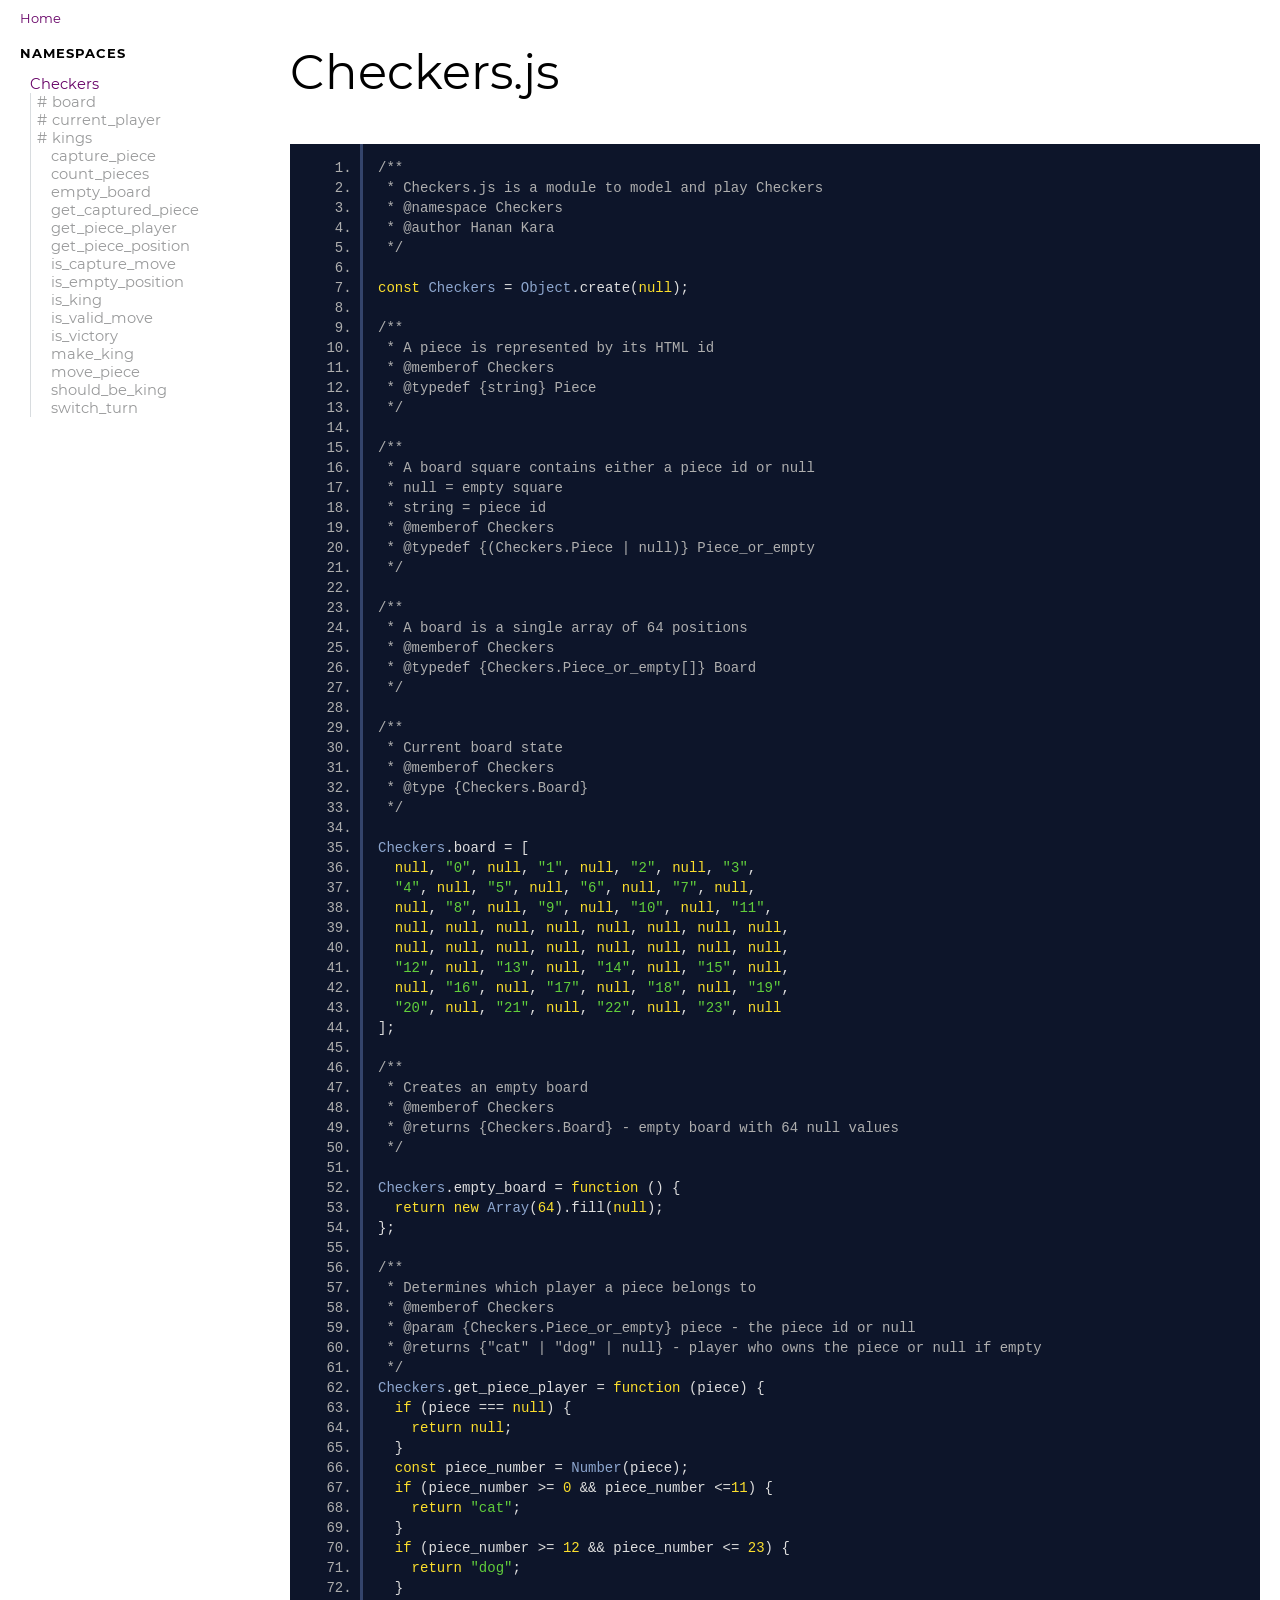
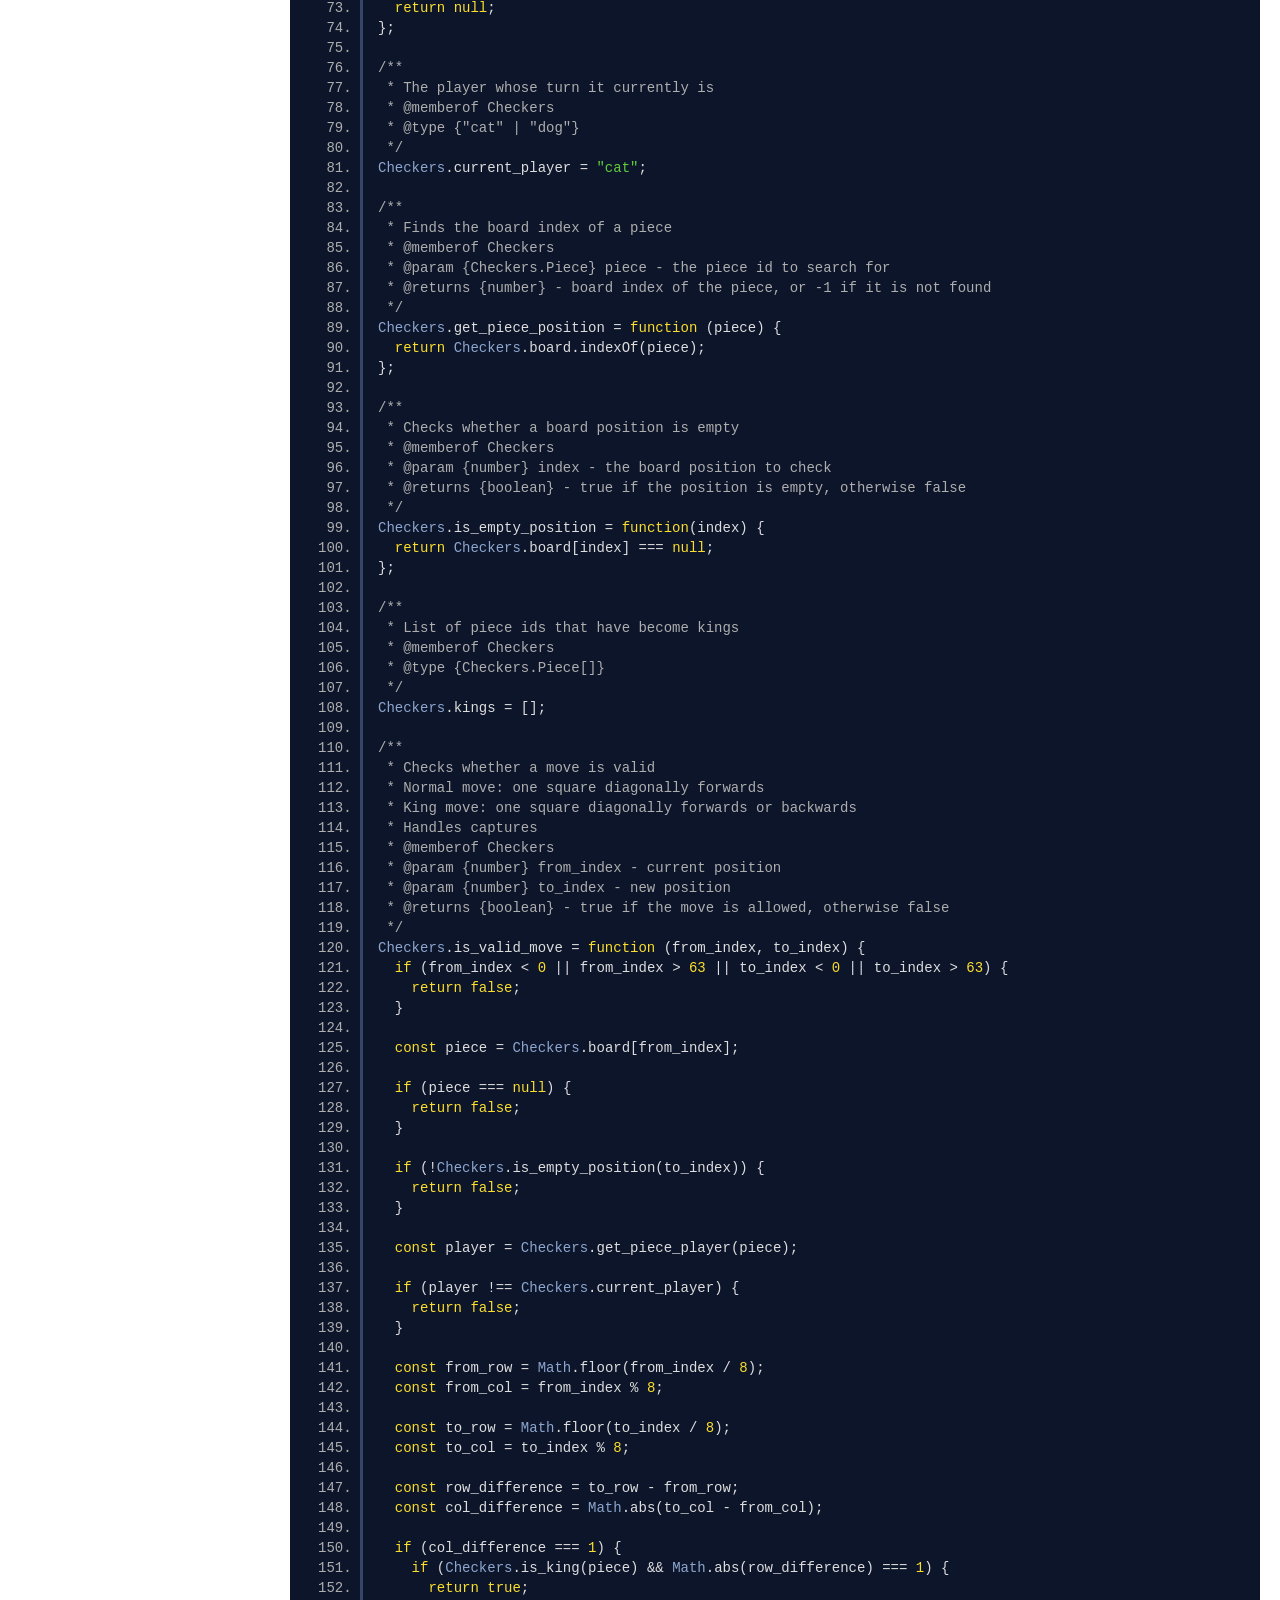
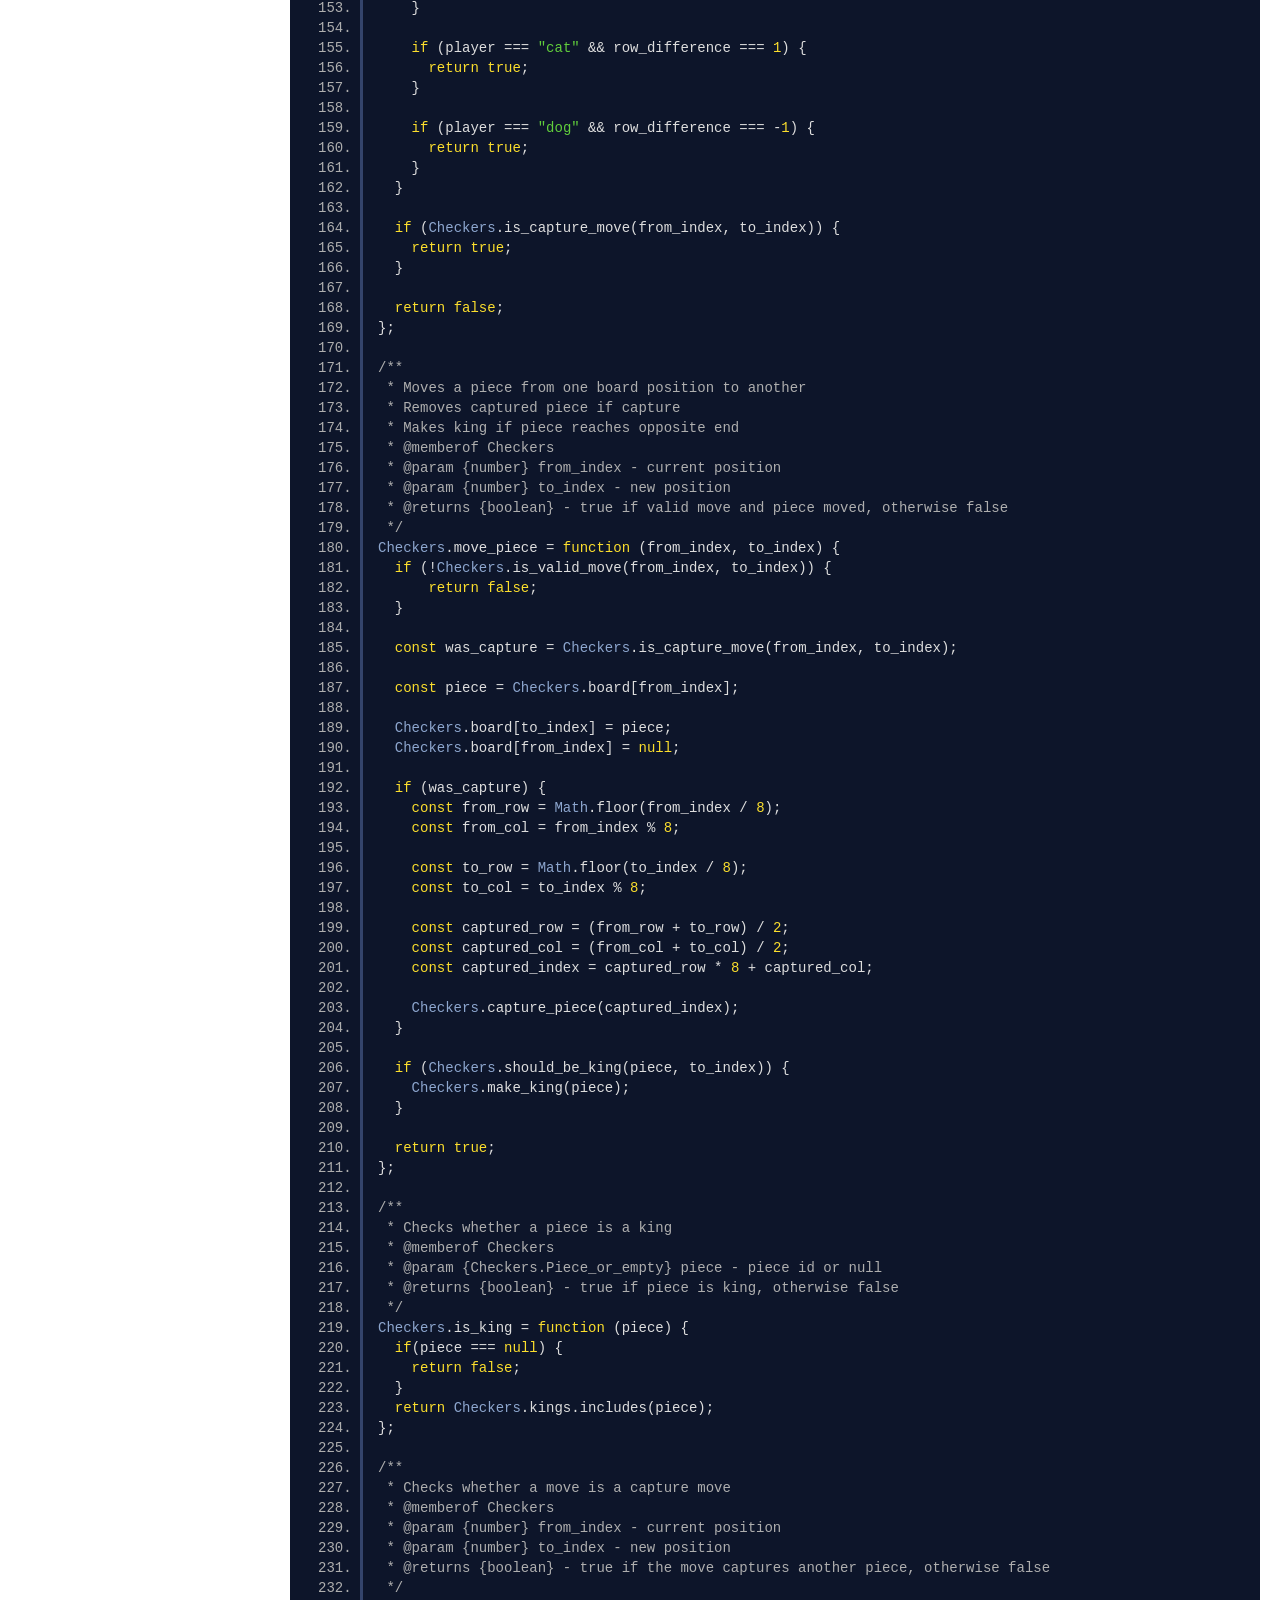
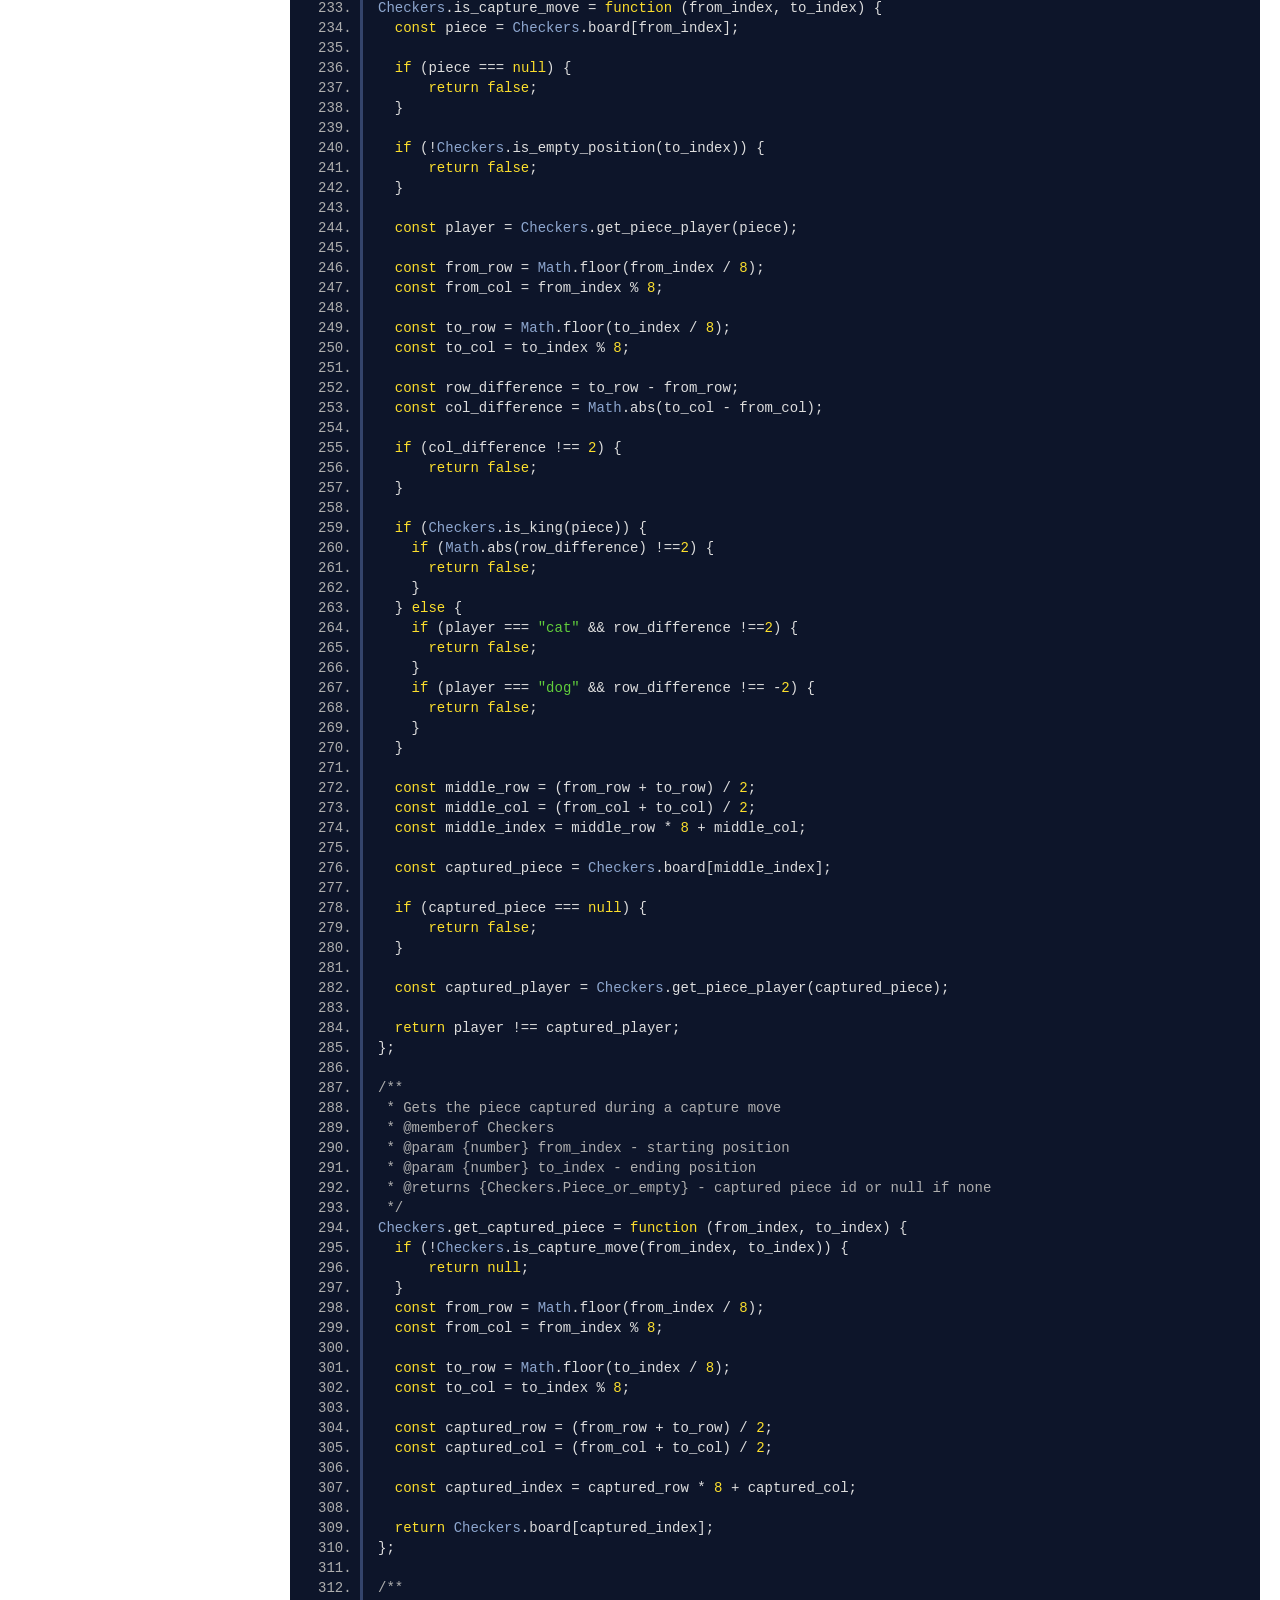
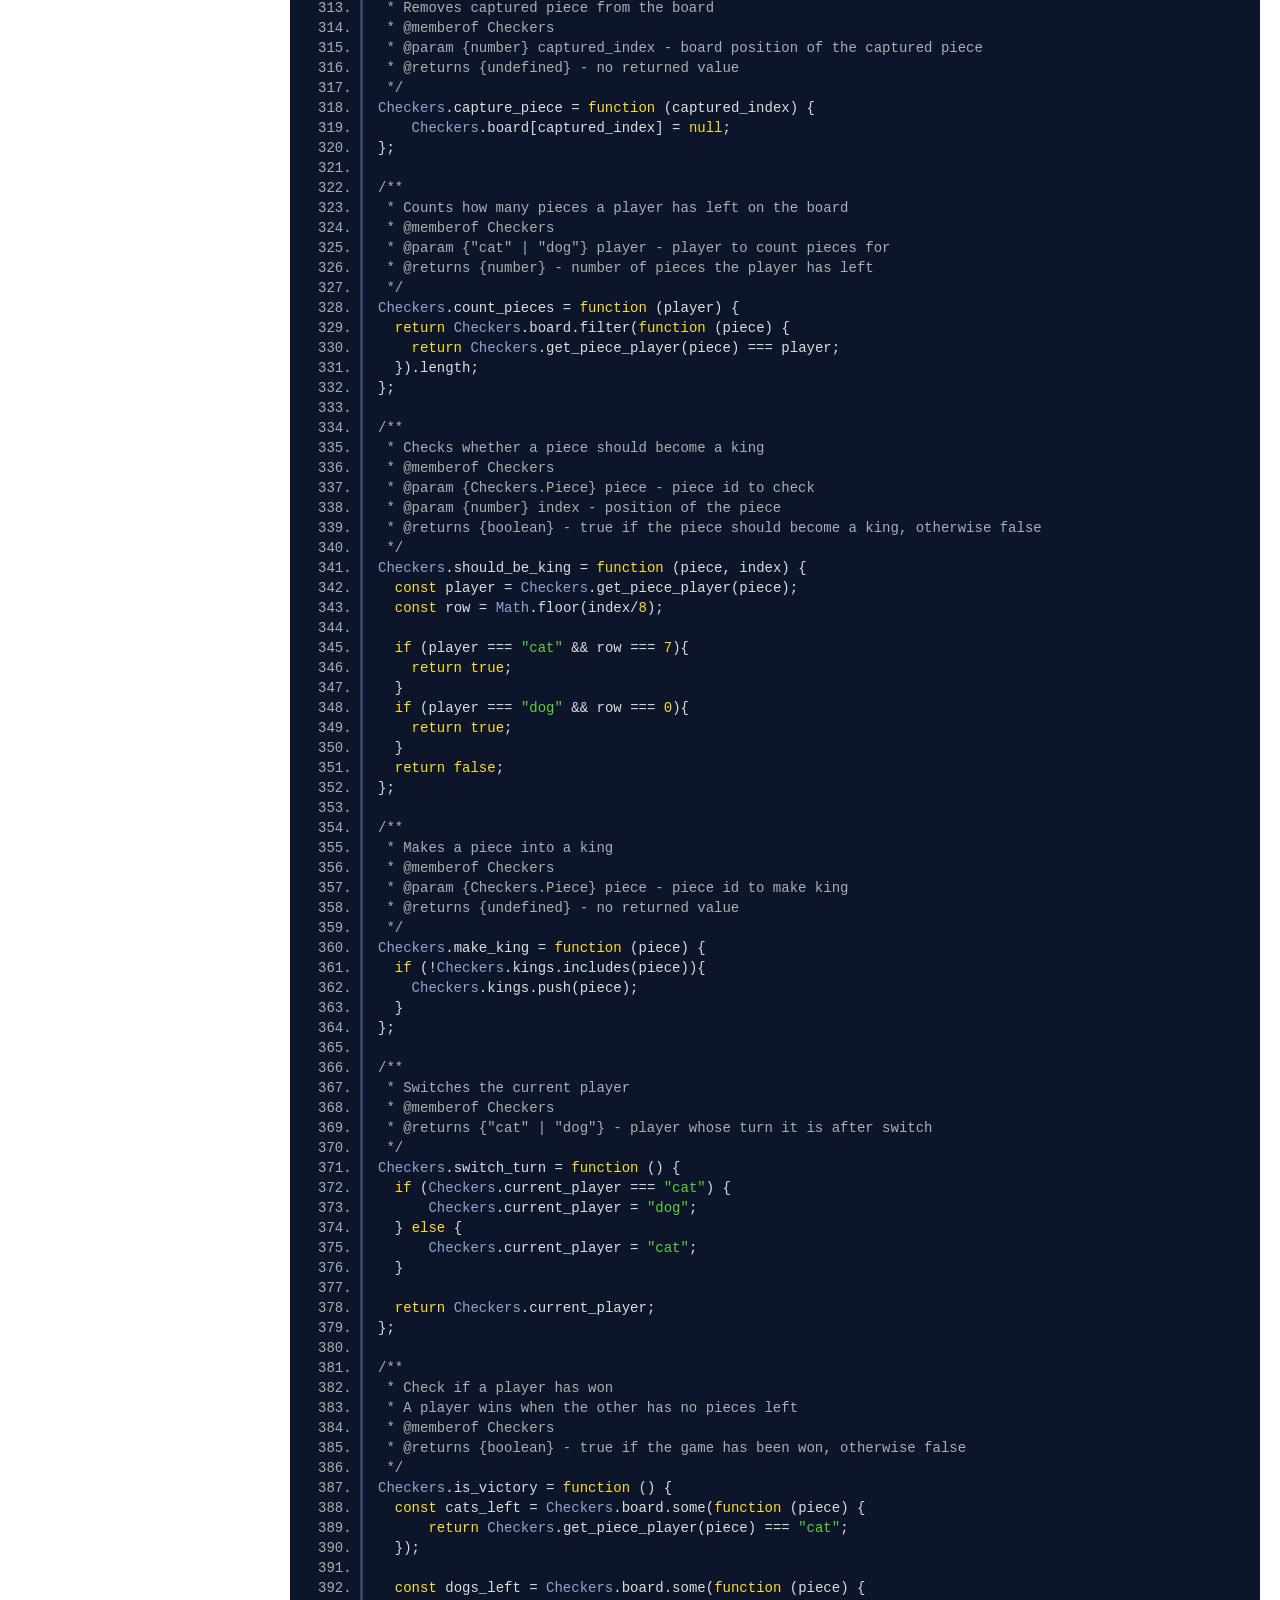
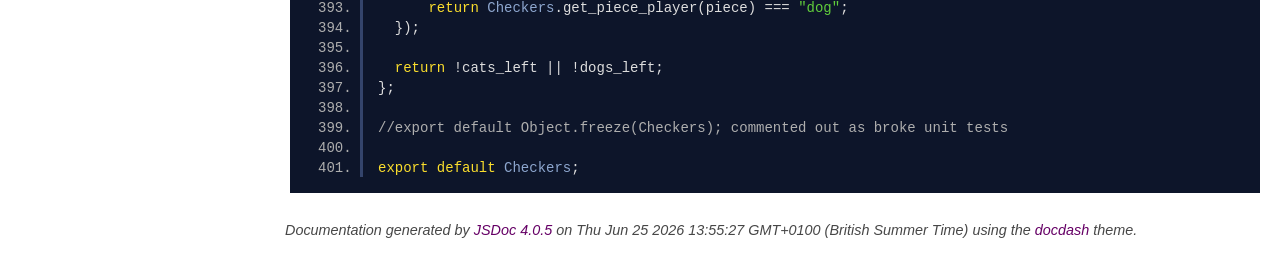
<file: docs/Checkers.js.html>
<!DOCTYPE html>
<html lang="en">
<head>
    
    <meta charset="utf-8">
    <title>Checkers.js - Documentation</title>
    
    
    <script src="scripts/prettify/prettify.js"></script>
    <script src="scripts/prettify/lang-css.js"></script>
    <!--[if lt IE 9]>
      <script src="//html5shiv.googlecode.com/svn/trunk/html5.js"></script>
    <![endif]-->
    <link type="text/css" rel="stylesheet" href="styles/prettify.css">
    <link type="text/css" rel="stylesheet" href="styles/jsdoc.css">
    <script src="scripts/nav.js" defer></script>
    
    <meta name="viewport" content="width=device-width, initial-scale=1.0">
</head>
<body>

<input type="checkbox" id="nav-trigger" class="nav-trigger" />
<label for="nav-trigger" class="navicon-button x">
  <div class="navicon"></div>
</label>

<label for="nav-trigger" class="overlay"></label>

<nav >
    
    
    <h2><a href="index.html">Home</a></h2><h3>Namespaces</h3><ul><li><a href="Checkers.html">Checkers</a><ul class='members'><li data-type='member'><a href="Checkers.html#.board">board</a></li><li data-type='member'><a href="Checkers.html#.current_player">current_player</a></li><li data-type='member'><a href="Checkers.html#.kings">kings</a></li></ul><ul class='methods'><li data-type='method'><a href="Checkers.html#.capture_piece">capture_piece</a></li><li data-type='method'><a href="Checkers.html#.count_pieces">count_pieces</a></li><li data-type='method'><a href="Checkers.html#.empty_board">empty_board</a></li><li data-type='method'><a href="Checkers.html#.get_captured_piece">get_captured_piece</a></li><li data-type='method'><a href="Checkers.html#.get_piece_player">get_piece_player</a></li><li data-type='method'><a href="Checkers.html#.get_piece_position">get_piece_position</a></li><li data-type='method'><a href="Checkers.html#.is_capture_move">is_capture_move</a></li><li data-type='method'><a href="Checkers.html#.is_empty_position">is_empty_position</a></li><li data-type='method'><a href="Checkers.html#.is_king">is_king</a></li><li data-type='method'><a href="Checkers.html#.is_valid_move">is_valid_move</a></li><li data-type='method'><a href="Checkers.html#.is_victory">is_victory</a></li><li data-type='method'><a href="Checkers.html#.make_king">make_king</a></li><li data-type='method'><a href="Checkers.html#.move_piece">move_piece</a></li><li data-type='method'><a href="Checkers.html#.should_be_king">should_be_king</a></li><li data-type='method'><a href="Checkers.html#.switch_turn">switch_turn</a></li></ul></li></ul>
    
</nav>

<div id="main">
    
    <h1 class="page-title">Checkers.js</h1>
    

    



    
    <section>
        <article>
            <pre class="prettyprint source linenums"><code>/**
 * Checkers.js is a module to model and play Checkers
 * @namespace Checkers
 * @author Hanan Kara
 */

const Checkers = Object.create(null);

/**
 * A piece is represented by its HTML id
 * @memberof Checkers
 * @typedef {string} Piece
 */

/**
 * A board square contains either a piece id or null
 * null = empty square
 * string = piece id
 * @memberof Checkers
 * @typedef {(Checkers.Piece | null)} Piece_or_empty
 */

/**
 * A board is a single array of 64 positions
 * @memberof Checkers
 * @typedef {Checkers.Piece_or_empty[]} Board
 */

/**
 * Current board state
 * @memberof Checkers
 * @type {Checkers.Board}
 */

Checkers.board = [
  null, "0", null, "1", null, "2", null, "3",
  "4", null, "5", null, "6", null, "7", null,
  null, "8", null, "9", null, "10", null, "11",
  null, null, null, null, null, null, null, null,
  null, null, null, null, null, null, null, null,
  "12", null, "13", null, "14", null, "15", null,
  null, "16", null, "17", null, "18", null, "19",
  "20", null, "21", null, "22", null, "23", null
];

/**
 * Creates an empty board
 * @memberof Checkers
 * @returns {Checkers.Board} - empty board with 64 null values
 */

Checkers.empty_board = function () {
  return new Array(64).fill(null);
};

/**
 * Determines which player a piece belongs to
 * @memberof Checkers
 * @param {Checkers.Piece_or_empty} piece - the piece id or null
 * @returns {"cat" | "dog" | null} - player who owns the piece or null if empty
 */
Checkers.get_piece_player = function (piece) {
  if (piece === null) {
    return null;
  }
  const piece_number = Number(piece);
  if (piece_number >= 0 &amp;&amp; piece_number &lt;=11) {
    return "cat";
  }
  if (piece_number >= 12 &amp;&amp; piece_number &lt;= 23) {
    return "dog";
  }
  return null;
};

/**
 * The player whose turn it currently is
 * @memberof Checkers
 * @type {"cat" | "dog"}
 */
Checkers.current_player = "cat";

/**
 * Finds the board index of a piece
 * @memberof Checkers
 * @param {Checkers.Piece} piece - the piece id to search for
 * @returns {number} - board index of the piece, or -1 if it is not found
 */
Checkers.get_piece_position = function (piece) {
  return Checkers.board.indexOf(piece);
};

/**
 * Checks whether a board position is empty
 * @memberof Checkers
 * @param {number} index - the board position to check
 * @returns {boolean} - true if the position is empty, otherwise false
 */
Checkers.is_empty_position = function(index) {
  return Checkers.board[index] === null;
};

/**
 * List of piece ids that have become kings
 * @memberof Checkers
 * @type {Checkers.Piece[]}
 */
Checkers.kings = [];

/**
 * Checks whether a move is valid
 * Normal move: one square diagonally forwards
 * King move: one square diagonally forwards or backwards
 * Handles captures
 * @memberof Checkers
 * @param {number} from_index - current position
 * @param {number} to_index - new position
 * @returns {boolean} - true if the move is allowed, otherwise false
 */
Checkers.is_valid_move = function (from_index, to_index) {
  if (from_index &lt; 0 || from_index > 63 || to_index &lt; 0 || to_index > 63) {
    return false;
  }

  const piece = Checkers.board[from_index];

  if (piece === null) {
    return false;
  }

  if (!Checkers.is_empty_position(to_index)) {
    return false;
  }

  const player = Checkers.get_piece_player(piece);

  if (player !== Checkers.current_player) {
    return false;
  }

  const from_row = Math.floor(from_index / 8);
  const from_col = from_index % 8;

  const to_row = Math.floor(to_index / 8);
  const to_col = to_index % 8;

  const row_difference = to_row - from_row;
  const col_difference = Math.abs(to_col - from_col);

  if (col_difference === 1) {
    if (Checkers.is_king(piece) &amp;&amp; Math.abs(row_difference) === 1) {
      return true;
    }

    if (player === "cat" &amp;&amp; row_difference === 1) {
      return true;
    }

    if (player === "dog" &amp;&amp; row_difference === -1) {
      return true;
    }
  }

  if (Checkers.is_capture_move(from_index, to_index)) {
    return true;
  }

  return false;
};

/**
 * Moves a piece from one board position to another
 * Removes captured piece if capture
 * Makes king if piece reaches opposite end
 * @memberof Checkers
 * @param {number} from_index - current position
 * @param {number} to_index - new position
 * @returns {boolean} - true if valid move and piece moved, otherwise false
 */
Checkers.move_piece = function (from_index, to_index) {
  if (!Checkers.is_valid_move(from_index, to_index)) {
      return false;
  }

  const was_capture = Checkers.is_capture_move(from_index, to_index);

  const piece = Checkers.board[from_index];

  Checkers.board[to_index] = piece;
  Checkers.board[from_index] = null;

  if (was_capture) {
    const from_row = Math.floor(from_index / 8);
    const from_col = from_index % 8;

    const to_row = Math.floor(to_index / 8);
    const to_col = to_index % 8;

    const captured_row = (from_row + to_row) / 2;
    const captured_col = (from_col + to_col) / 2;
    const captured_index = captured_row * 8 + captured_col;

    Checkers.capture_piece(captured_index);
  }

  if (Checkers.should_be_king(piece, to_index)) {
    Checkers.make_king(piece);
  }

  return true;
};

/**
 * Checks whether a piece is a king
 * @memberof Checkers
 * @param {Checkers.Piece_or_empty} piece - piece id or null
 * @returns {boolean} - true if piece is king, otherwise false
 */
Checkers.is_king = function (piece) {
  if(piece === null) {
    return false;
  }
  return Checkers.kings.includes(piece);
};

/**
 * Checks whether a move is a capture move
 * @memberof Checkers
 * @param {number} from_index - current position
 * @param {number} to_index - new position
 * @returns {boolean} - true if the move captures another piece, otherwise false
 */
Checkers.is_capture_move = function (from_index, to_index) {
  const piece = Checkers.board[from_index];

  if (piece === null) {
      return false;
  }

  if (!Checkers.is_empty_position(to_index)) {
      return false;
  }

  const player = Checkers.get_piece_player(piece);

  const from_row = Math.floor(from_index / 8);
  const from_col = from_index % 8;

  const to_row = Math.floor(to_index / 8);
  const to_col = to_index % 8;

  const row_difference = to_row - from_row;
  const col_difference = Math.abs(to_col - from_col);

  if (col_difference !== 2) {
      return false;
  }

  if (Checkers.is_king(piece)) {
    if (Math.abs(row_difference) !==2) {
      return false;
    }
  } else {
    if (player === "cat" &amp;&amp; row_difference !==2) {
      return false;
    }
    if (player === "dog" &amp;&amp; row_difference !== -2) {
      return false;
    }
  }

  const middle_row = (from_row + to_row) / 2;
  const middle_col = (from_col + to_col) / 2;
  const middle_index = middle_row * 8 + middle_col;

  const captured_piece = Checkers.board[middle_index];

  if (captured_piece === null) {
      return false;
  }

  const captured_player = Checkers.get_piece_player(captured_piece);

  return player !== captured_player;
};

/**
 * Gets the piece captured during a capture move
 * @memberof Checkers
 * @param {number} from_index - starting position
 * @param {number} to_index - ending position
 * @returns {Checkers.Piece_or_empty} - captured piece id or null if none
 */
Checkers.get_captured_piece = function (from_index, to_index) {
  if (!Checkers.is_capture_move(from_index, to_index)) {
      return null;
  }
  const from_row = Math.floor(from_index / 8);
  const from_col = from_index % 8;

  const to_row = Math.floor(to_index / 8);
  const to_col = to_index % 8;

  const captured_row = (from_row + to_row) / 2;
  const captured_col = (from_col + to_col) / 2;

  const captured_index = captured_row * 8 + captured_col;

  return Checkers.board[captured_index];
};

/**
 * Removes captured piece from the board
 * @memberof Checkers
 * @param {number} captured_index - board position of the captured piece
 * @returns {undefined} - no returned value
 */
Checkers.capture_piece = function (captured_index) {
    Checkers.board[captured_index] = null;
};

/**
 * Counts how many pieces a player has left on the board
 * @memberof Checkers
 * @param {"cat" | "dog"} player - player to count pieces for
 * @returns {number} - number of pieces the player has left
 */
Checkers.count_pieces = function (player) {
  return Checkers.board.filter(function (piece) {
    return Checkers.get_piece_player(piece) === player;
  }).length;
};

/**
 * Checks whether a piece should become a king
 * @memberof Checkers
 * @param {Checkers.Piece} piece - piece id to check
 * @param {number} index - position of the piece
 * @returns {boolean} - true if the piece should become a king, otherwise false
 */
Checkers.should_be_king = function (piece, index) {
  const player = Checkers.get_piece_player(piece);
  const row = Math.floor(index/8);

  if (player === "cat" &amp;&amp; row === 7){
    return true;
  }
  if (player === "dog" &amp;&amp; row === 0){
    return true;
  }
  return false;
};

/**
 * Makes a piece into a king
 * @memberof Checkers
 * @param {Checkers.Piece} piece - piece id to make king
 * @returns {undefined} - no returned value
 */
Checkers.make_king = function (piece) {
  if (!Checkers.kings.includes(piece)){
    Checkers.kings.push(piece);
  }
};

/**
 * Switches the current player
 * @memberof Checkers
 * @returns {"cat" | "dog"} - player whose turn it is after switch
 */
Checkers.switch_turn = function () {
  if (Checkers.current_player === "cat") {
      Checkers.current_player = "dog";
  } else {
      Checkers.current_player = "cat";
  }

  return Checkers.current_player;
};

/**
 * Check if a player has won
 * A player wins when the other has no pieces left
 * @memberof Checkers
 * @returns {boolean} - true if the game has been won, otherwise false
 */
Checkers.is_victory = function () {
  const cats_left = Checkers.board.some(function (piece) {
      return Checkers.get_piece_player(piece) === "cat";
  });

  const dogs_left = Checkers.board.some(function (piece) {
      return Checkers.get_piece_player(piece) === "dog";
  });

  return !cats_left || !dogs_left;
};

//export default Object.freeze(Checkers); commented out as broke unit tests

export default Checkers;</code></pre>
        </article>
    </section>




    
    
</div>

<br class="clear">

<footer>
    Documentation generated by <a href="https://github.com/jsdoc3/jsdoc">JSDoc 4.0.5</a> on Thu Jun 25 2026 13:55:27 GMT+0100 (British Summer Time) using the <a href="https://github.com/clenemt/docdash">docdash</a> theme.
</footer>

<script>prettyPrint();</script>
<script src="scripts/polyfill.js"></script>
<script src="scripts/linenumber.js"></script>



    <link type="text/css" rel="stylesheet" href="custom.css">
    
</body>
</html>
</file>
<file: docs/styles/prettify.css>
.pln {
  color: #ddd;
}

/* string content */
.str {
  color: #61ce3c;
}

/* a keyword */
.kwd {
  color: #fbde2d;
}

/* a comment */
.com {
  color: #aeaeae;
}

/* a type name */
.typ {
  color: #8da6ce;
}

/* a literal value */
.lit {
  color: #fbde2d;
}

/* punctuation */
.pun {
  color: #ddd;
}

/* lisp open bracket */
.opn {
  color: #000000;
}

/* lisp close bracket */
.clo {
  color: #000000;
}

/* a markup tag name */
.tag {
  color: #8da6ce;
}

/* a markup attribute name */
.atn {
  color: #fbde2d;
}

/* a markup attribute value */
.atv {
  color: #ddd;
}

/* a declaration */
.dec {
  color: #EF5050;
}

/* a variable name */
.var {
  color: #c82829;
}

/* a function name */
.fun {
  color: #4271ae;
}

/* Specify class=linenums on a pre to get line numbering */
ol.linenums {
  margin-top: 0;
  margin-bottom: 0;
  padding-bottom: 2px;
}
</file>
<file: docs/styles/jsdoc.css>
* {
  box-sizing: border-box
}

html, body {
  height: 100%;
  width: 100%;
}

body {
  color: #4d4e53;
  background-color: white;
  margin: 0 auto;
  padding: 0 20px;
  font-family: 'Helvetica Neue', Helvetica, sans-serif;
  font-size: 16px;
}

img {
  max-width: 100%;
}

a,
a:active {
  color: #606;
  text-decoration: none;
}

a:hover {
  text-decoration: none;
}

article a {
  border-bottom: 1px solid #ddd;
}

article a:hover, article a:active {
  border-bottom-color: #222;
}

article .description a {
    word-break: break-word;
}

p, ul, ol, blockquote {
  margin-bottom: 1em;
  line-height: 160%;
}

h1, h2, h3, h4, h5, h6 {
  font-family: 'Montserrat', sans-serif;
}

h1, h2, h3, h4, h5, h6 {
  color: #000;
  font-weight: 400;
  margin: 0;
}

h1 {
  font-weight: 300;
  font-size: 48px;
  margin: 1em 0 .5em;
}

h1.page-title {
  font-size: 48px;
  margin: 1em 30px;
  line-height: 100%;
  word-wrap: break-word;
}

h2 {
  font-size: 24px;
  margin: 1.5em 0 .3em;
}

h3 {
  font-size: 24px;
  margin: 1.2em 0 .3em;
}

h4 {
  font-size: 18px;
  margin: 1em 0 .2em;
  color: #4d4e53;
}

h4.name {
  color: #fff;
  background: #6d426d;
  box-shadow: 0 .25em .5em #d3d3d3;
  border-top: 1px solid #d3d3d3;
  border-bottom: 1px solid #d3d3d3;
  margin: 1.5em 0 0.5em;
  padding: .75em 0 .75em 10px;
}

h4.name a {
  color: #fc83ff;
}

h4.name a:hover {
  border-bottom-color: #fc83ff;
}

h5, .container-overview .subsection-title {
  font-size: 120%;
  letter-spacing: -0.01em;
  margin: 8px 0 3px 0;
}

h6 {
  font-size: 100%;
  letter-spacing: -0.01em;
  margin: 6px 0 3px 0;
  font-style: italic;
}

.usertext h1 {
  font-family: "Source Sans Pro";
  font-size: 24px;
  margin: 2.5em 0 1em;
  font-weight: 400;
}

.usertext h2 {
  font-family: "Source Sans Pro";
  font-size: 18px;
  margin: 2em 0 0.5em;
  font-weight: 400;

}

.usertext h3 {
  font-family: "Source Sans Pro";
  font-size: 15px;
  margin: 1.5em 0 0;
  font-weight: 400;
}

.usertext h4 {
  font-family: "Source Sans Pro";
  font-size: 14px;
  margin: 0 0 0;
  font-weight: 400;
}

.usertext h5 {
  font-size: 12px;
  margin: 1em 0 0;
  font-weight: normal;
  color: #666;
}

.usertext h6 {
  font-size: 11px;
  margin: 1em 0 0;
  font-weight: normal;
  font-style: normal;
  color: #666;
}


tt, code, kbd, samp, pre {
  font-family: Consolas, Monaco, 'Andale Mono', monospace;
  background: #f4f4f4;
}

tt, code, kbd, samp{
  padding: 1px 5px;
}

pre {
  padding-bottom: 1em;
}  

.class-description {
  font-size: 130%;
  line-height: 140%;
  margin-bottom: 1em;
  margin-top: 1em;
}

.class-description:empty {
  margin: 0
}

#main {
  float: right;
  width: calc(100% - 240px);
}

header {
  display: block
}

section {
  display: block;
  background-color: #fff;
  padding: 0 0 0 30px;
}

.variation {
  display: none
}

.signature-attributes {
  font-size: 60%;
  color: #eee;
  font-style: italic;
  font-weight: lighter;
}

nav {
  float: left;
  display: block;
  width: 250px;
  background: #fff;
  overflow: auto;
  position: fixed;
  height: 100%;
}

nav #nav-search{
    width: 210px;
    height: 30px;
    padding: 5px 10px;
    font-size: 12px;
    line-height: 1.5;
    border-radius: 3px;
    margin-right: 20px;
    margin-top: 20px;
}

nav.wrap a{
    word-wrap: break-word;
}

nav h3 {
  margin-top: 12px;
  font-size: 13px;
  text-transform: uppercase;
  letter-spacing: 1px;
  font-weight: 700;
  line-height: 24px;
  margin: 15px 0 10px;
  padding: 0;
  color: #000;
}

nav h3.collapsed_header {
  cursor: pointer;
}

nav ul {
  font-family: 'Lucida Grande', 'Lucida Sans Unicode', arial, sans-serif;
  font-size: 100%;
  line-height: 17px;
  padding: 0;
  margin: 0;
  list-style-type: none;
}

nav ul a,
nav ul a:active {
  font-family: 'Montserrat', sans-serif;
  line-height: 18px;
  padding: 0;
  display: block;
  font-size: 12px;
}

nav a:hover,
nav a:active {
  color: #606;
}

nav > ul {
  padding: 0 10px;
}

nav > ul > li > a {
  color: #606;
  margin-top: 10px;
}

nav ul ul a {
  color: hsl(207, 1%, 60%);
  border-left: 1px solid hsl(207, 10%, 86%);
}

nav ul ul a,
nav ul ul a:active {
  padding-left: 20px
}

nav h2 {
   font-size: 13px;
   margin: 10px 0 0 0;
   padding: 0;
}

nav > h2 > a {
   margin: 10px 0 -10px;
   color: #606 !important;
}

footer {
  color: hsl(0, 0%, 28%);
  margin-left: 250px;
  display: block;
  padding: 15px;
  font-style: italic;
  font-size: 90%;
}

.ancestors {
  color: #999
}

.ancestors a {
   color: #999 !important;
}

.clear {
  clear: both
}

.important {
  font-weight: bold;
  color: #950B02;
}

.yes-def {
  text-indent: -1000px
}

.type-signature {
  color: #CA79CA
}

.type-signature:last-child {
  color: #eee;
}

.name, .signature {
  font-family: Consolas, Monaco, 'Andale Mono', monospace
}

.signature {
    color: #fc83ff;
}

.details {
  margin-top: 6px;
  border-left: 2px solid #DDD;
  line-height: 20px;
  font-size: 14px;
}

.details dt {
   width: auto;
   float: left;
   padding-left: 10px;
}

.details dd {
   margin-left: 70px;
   margin-top: 6px;
   margin-bottom: 6px;
}

.details ul {
   margin: 0
}

.details ul {
   list-style-type: none
}

.details pre.prettyprint {
   margin: 0
}

.details .object-value {
   padding-top: 0
}

.description {
  margin-bottom: 1em;
  margin-top: 1em;
}

.code-caption {
  font-style: italic;
  font-size: 107%;
  margin: 0;
}

.prettyprint {
  font-size: 14px;
  overflow: auto;
}

.prettyprint.source {
  width: inherit;
  line-height: 18px;
  display: block;
  background-color: #0d152a;
  color: #aeaeae;
}

.prettyprint code {
  line-height: 18px;
  display: block;
  background-color: #0d152a;
  color: #4D4E53;
}

.prettyprint > code {
  padding: 15px;
}

.prettyprint .linenums code {
  padding: 0 15px
}

.prettyprint .linenums li:first-of-type code {
  padding-top: 15px
}

.prettyprint code span.line {
  display: inline-block
}

.prettyprint.linenums {
  padding-left: 70px;
  -webkit-user-select: none;
  -moz-user-select: none;
  -ms-user-select: none;
  user-select: none;
}

.prettyprint.linenums ol {
   padding-left: 0
}

.prettyprint.linenums li {
   border-left: 3px #34446B solid;
}

.prettyprint.linenums li.selected, .prettyprint.linenums li.selected * {
   background-color: #34446B;
}

.prettyprint.linenums li * {
   -webkit-user-select: text;
   -moz-user-select: text;
   -ms-user-select: text;
   user-select: text;
}

.prettyprint.linenums li code:empty:after {
  content:"";
  display:inline-block;
  width:0px;
}

table {
  border-spacing: 0;
  border: 1px solid #ddd;
  border-collapse: collapse;
  border-radius: 3px;
  box-shadow: 0 1px 3px rgba(0,0,0,0.1);
  width: 100%;
  font-size: 14px;
  margin: 1em 0;
}

td, th {
   margin: 0px;
   text-align: left;
   vertical-align: top;
   padding: 10px;
   display: table-cell;
}

thead tr, thead tr {
   background-color: #fff;
   font-weight: bold;
   border-bottom: 1px solid #ddd;
}

.params .type {
  white-space: nowrap;
}

.params code {
  white-space: pre;
}

.params td, .params .name, .props .name, .name code {
   color: #4D4E53;
   font-family: Consolas, Monaco, 'Andale Mono', monospace;
   font-size: 100%;
}

.params td {
   border-top: 1px solid #eee
}

.params td.description > p:first-child, .props td.description > p:first-child {
   margin-top: 0;
   padding-top: 0;
}

.params td.description > p:last-child, .props td.description > p:last-child {
   margin-bottom: 0;
   padding-bottom: 0;
}

span.param-type, .params td .param-type, .param-type dd {
   color: #606;
  font-family: Consolas, Monaco, 'Andale Mono', monospace
}

.param-type dt, .param-type dd {
  display: inline-block
}

.param-type {
  margin: 14px 0;
}

.disabled {
  color: #454545
}

/* navicon button */
.navicon-button {
  display: none;
  position: relative;
  padding: 2.0625rem 1.5rem;
  transition: 0.25s;
  cursor: pointer;
  -webkit-user-select: none;
     -moz-user-select: none;
      -ms-user-select: none;
          user-select: none;
  opacity: .8;
}
.navicon-button .navicon:before, .navicon-button .navicon:after {
  transition: 0.25s;
}
.navicon-button:hover {
  transition: 0.5s;
  opacity: 1;
}
.navicon-button:hover .navicon:before, .navicon-button:hover .navicon:after {
  transition: 0.25s;
}
.navicon-button:hover .navicon:before {
  top: .825rem;
}
.navicon-button:hover .navicon:after {
  top: -.825rem;
}

/* navicon */
.navicon {
  position: relative;
  width: 2.5em;
  height: .3125rem;
  background: #000;
  transition: 0.3s;
  border-radius: 2.5rem;
}
.navicon:before, .navicon:after {
  display: block;
  content: "";
  height: .3125rem;
  width: 2.5rem;
  background: #000;
  position: absolute;
  z-index: -1;
  transition: 0.3s 0.25s;
  border-radius: 1rem;
}
.navicon:before {
  top: .625rem;
}
.navicon:after {
  top: -.625rem;
}

/* open */
.nav-trigger:checked + label:not(.steps) .navicon:before,
.nav-trigger:checked + label:not(.steps) .navicon:after {
  top: 0 !important;
}

.nav-trigger:checked + label .navicon:before,
.nav-trigger:checked + label .navicon:after {
  transition: 0.5s;
}

/* Minus */
.nav-trigger:checked + label {
  -webkit-transform: scale(0.75);
          transform: scale(0.75);
}

/* × and + */
.nav-trigger:checked + label.plus .navicon,
.nav-trigger:checked + label.x .navicon {
  background: transparent;
}

.nav-trigger:checked + label.plus .navicon:before,
.nav-trigger:checked + label.x .navicon:before {
  -webkit-transform: rotate(-45deg);
          transform: rotate(-45deg);
  background: #FFF;
}

.nav-trigger:checked + label.plus .navicon:after,
.nav-trigger:checked + label.x .navicon:after {
  -webkit-transform: rotate(45deg);
          transform: rotate(45deg);
  background: #FFF;
}

.nav-trigger:checked + label.plus {
  -webkit-transform: scale(0.75) rotate(45deg);
          transform: scale(0.75) rotate(45deg);
}

.nav-trigger:checked ~ nav {
  left: 0 !important;
}

.nav-trigger:checked ~ .overlay {
  display: block;
}

.nav-trigger {
  position: fixed;
  top: 0;
  clip: rect(0, 0, 0, 0);
}

.overlay {
  display: none;
  position: fixed;
  top: 0;
  bottom: 0;
  left: 0;
  right: 0;
  width: 100%;
  height: 100%;
  background: hsla(0, 0%, 0%, 0.5);
  z-index: 1;
}

/* nav level */
.level-hide {
    display: none;
}
html[data-search-mode] .level-hide {
    display: block;
}


@media only screen and (max-width: 680px) {
  body {
    overflow-x: hidden;
  }

  nav {
    background: #FFF;
    width: 250px;
    height: 100%;
    position: fixed;
    top: 0;
    right: 0;
    bottom: 0;
    left: -250px;
    z-index: 3;
    padding: 0 10px;
    transition: left 0.2s;
  }

  .navicon-button {
    display: inline-block;
    position: fixed;
    top: 1.5em;
    right: 0;
    z-index: 2;
  }

  #main {
    width: 100%;
  }

  #main h1.page-title {
    margin: 1em 0;
  }

  #main section {
    padding: 0;
  }

  footer {
    margin-left: 0;
  }
}

/** Add a '#' to static members */
[data-type="member"] a::before {
  content: '#';
  display: inline-block;
  margin-left: -14px;
  margin-right: 5px;
}

#disqus_thread{
    margin-left: 30px;
}

@font-face {
  font-family: 'Montserrat';
  font-style: normal;
  font-weight: 400;
  src: url('../fonts/Montserrat/Montserrat-Regular.eot'); /* IE9 Compat Modes */
  src: url('../fonts/Montserrat/Montserrat-Regular.eot?#iefix') format('embedded-opentype'), /* IE6-IE8 */
       url('../fonts/Montserrat/Montserrat-Regular.woff2') format('woff2'), /* Super Modern Browsers */
       url('../fonts/Montserrat/Montserrat-Regular.woff') format('woff'), /* Pretty Modern Browsers */
       url('../fonts/Montserrat/Montserrat-Regular.ttf')  format('truetype'); /* Safari, Android, iOS */
}

@font-face {
  font-family: 'Montserrat';
  font-style: normal;
  font-weight: 700;
  src: url('../fonts/Montserrat/Montserrat-Bold.eot'); /* IE9 Compat Modes */
  src: url('../fonts/Montserrat/Montserrat-Bold.eot?#iefix') format('embedded-opentype'), /* IE6-IE8 */
       url('../fonts/Montserrat/Montserrat-Bold.woff2') format('woff2'), /* Super Modern Browsers */
       url('../fonts/Montserrat/Montserrat-Bold.woff') format('woff'), /* Pretty Modern Browsers */
       url('../fonts/Montserrat/Montserrat-Bold.ttf')  format('truetype'); /* Safari, Android, iOS */
}

@font-face {
    font-family: 'Source Sans Pro';
    src: url('../fonts/Source-Sans-Pro/sourcesanspro-regular-webfont.eot');
    src: url('../fonts/Source-Sans-Pro/sourcesanspro-regular-webfont.eot?#iefix') format('embedded-opentype'),
         url('../fonts/Source-Sans-Pro/sourcesanspro-regular-webfont.woff2') format('woff2'),
         url('../fonts/Source-Sans-Pro/sourcesanspro-regular-webfont.woff') format('woff'),
         url('../fonts/Source-Sans-Pro/sourcesanspro-regular-webfont.ttf') format('truetype'),
         url('../fonts/Source-Sans-Pro/sourcesanspro-regular-webfont.svg#source_sans_proregular') format('svg');
    font-weight: 400;
    font-style: normal;
}

@font-face {
    font-family: 'Source Sans Pro';
    src: url('../fonts/Source-Sans-Pro/sourcesanspro-light-webfont.eot');
    src: url('../fonts/Source-Sans-Pro/sourcesanspro-light-webfont.eot?#iefix') format('embedded-opentype'),
         url('../fonts/Source-Sans-Pro/sourcesanspro-light-webfont.woff2') format('woff2'),
         url('../fonts/Source-Sans-Pro/sourcesanspro-light-webfont.woff') format('woff'),
         url('../fonts/Source-Sans-Pro/sourcesanspro-light-webfont.ttf') format('truetype'),
         url('../fonts/Source-Sans-Pro/sourcesanspro-light-webfont.svg#source_sans_prolight') format('svg');
    font-weight: 300;
    font-style: normal;

}
</file>
<file: docs/custom.css>
h4
{
    font-size: 20pt;
    font-weight: bold;
}

.type-signature.type-signature-static
{
    display: none;
}

nav ul a, nav ul a:active {
    font-size: 11pt;
}
</file>
<file: web-app/default.css>
body {
    font-family:'Segoe UI', Tahoma, Geneva, Verdana, sans-serif;
    background-image: url("assets/grass.png");
    text-align: center;
    margin: 0;
    padding: 2rem; 

}

h1{
    margin-top:0;
}

h2{
    font-size:1.5rem;
}

.title {
    background-color: white;
    color: purple;
    font-size: 3rem;
    display: inline-block;
    padding: 1rem;
    border-radius: 20px;
    text-align: center;
}

.heading2{
    background-color: white;
    color: purple;
    font-size: 2rem;
    display: inline-block;
    padding: 1rem;
    border-radius: 20px;
    text-align: center;
}

.game-layout {
    display: flex;
    justify-content: center;
    align-items: center;
    gap: 30px;
}

.game {
    background:#AC8053;
    width: fit-content;
    text-align: center;
    padding: 2rem;
    border-radius: 1rem;
}

td {
    background-color: purple;
    width: 65px;
    height: 65px;
    text-align: center;
    border: 2px solid black;

}

.emptypiece{
    background-color: aliceblue;
}


.centre {
    margin: 0 auto;
    justify-content: center;
    align-items: center;
}

table {
    text-align: center;
    border-collapse: collapse;
    margin: 0 auto;
}

.catpiece{
    background-color: purple;
    background-image: url("assets/cat.png");
    background-size: 80%;
    background-repeat: no-repeat;
    background-position: center;
}

.dogpiece{
    background-color: purple;
    background-image: url("assets/dog.png");
    background-size: 80%;
    background-repeat: no-repeat;
    background-position: center;
}

.king.catpiece {
    background-color: green;
    background-image: url("assets/lion.png");
    background-size: 80%;
    background-repeat: no-repeat;
    background-position: center;
}

.king.dogpiece {
    background-color: green;
    background-image: url("assets/wolf.png");
    background-size: 80%;
    background-repeat: no-repeat;
    background-position: center;
}

.player_turn{
    width: 200px;
    height: 200px;
    padding: 20px;
    text-align: center;
    border: 10px solid #AC8053;
    border-radius: 12px;
    background-color: #eee;
}

.player_turn.active{
    background-color: gold;
    border: 10px solid orange;
}

.player_icon {
    width: 65px;
    height: 65px;
    margin: 0 auto;
    border: 2px solid black;
}

.selected {
    outline: 4px solid blue;
}

#result {
    font-size: 2rem;
    font-weight: bold;
    margin-top: 1rem;
    background-color: white;
    color: green;
    padding: 0.75rem;
    border-radius: 20px;
    text-align: center;
    display: inline-block;
}

#result:empty {
    display:none;
}
</file>
